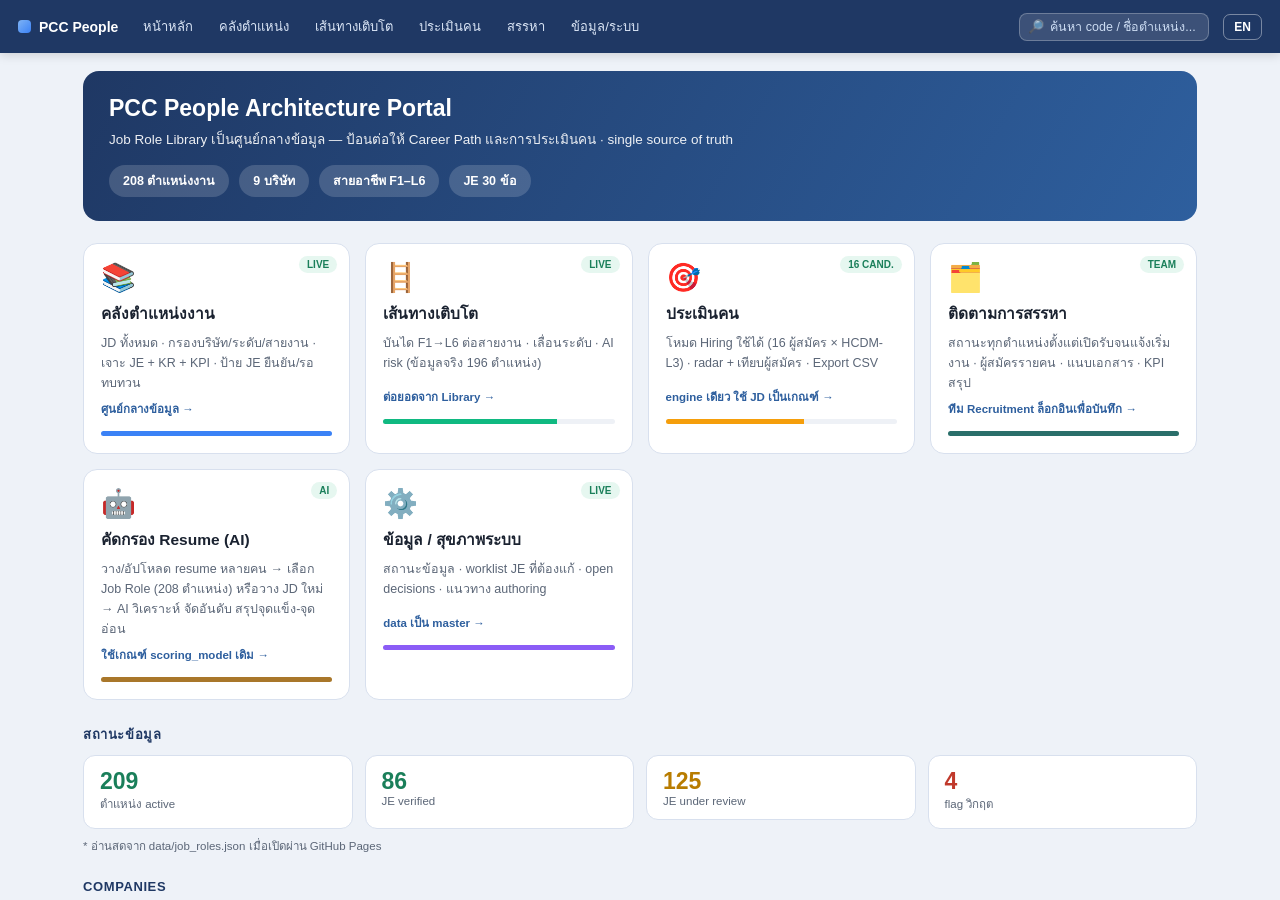
<file: index.html>
<!DOCTYPE html>
<html lang="th">
<head>
<meta charset="UTF-8">
<title>PCC People Architecture Portal</title>
<meta http-equiv="refresh" content="0; url=apps/index.html">
<link rel="canonical" href="apps/index.html">
</head>
<body style="font-family:'Segoe UI',sans-serif;padding:40px;text-align:center">
  กำลังเข้าสู่ <a href="apps/index.html">PCC People Architecture Portal</a> …
</body>
</html>
</file>
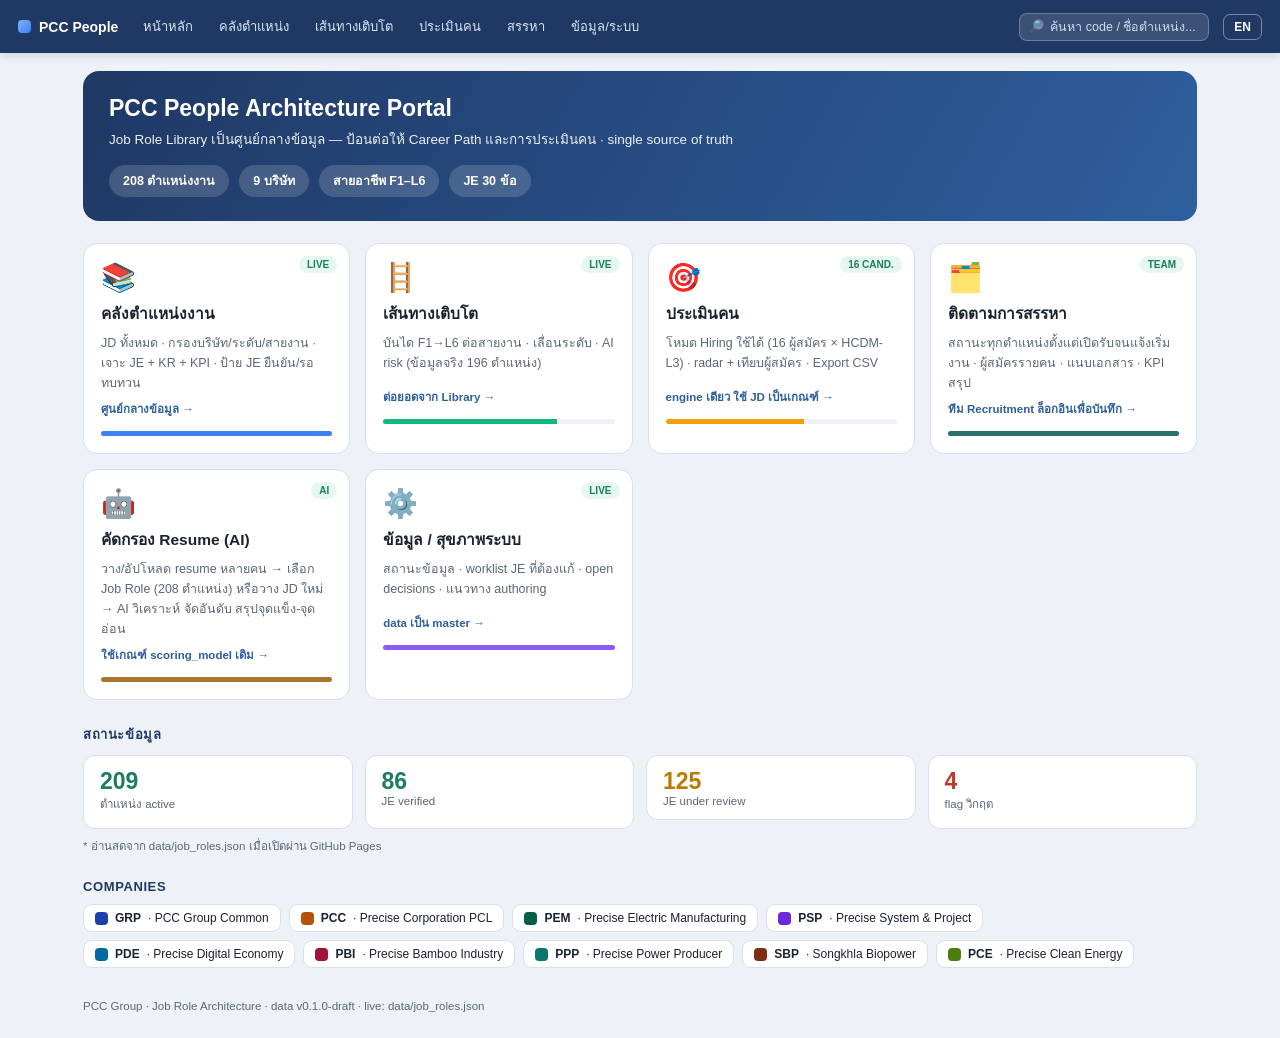
<file: apps/index.html>
<!DOCTYPE html>
<html lang="th">
<head>
<meta charset="UTF-8"><meta name="viewport" content="width=device-width, initial-scale=1.0">
<title>PCC People Architecture Portal</title>
<link rel="stylesheet" href="shared.css">
<style>
  .hero{background:linear-gradient(120deg,var(--navy),var(--blue));color:#fff;border-radius:16px;padding:24px 26px;margin-bottom:22px}
  .hero h1{font-size:23px;font-weight:800;margin-bottom:6px}
  .hero p{opacity:.92;font-size:13.5px}
  .hchips{display:flex;gap:10px;flex-wrap:wrap;margin-top:15px}
  .hchips span{background:rgba(255,255,255,.16);border-radius:20px;padding:6px 14px;font-size:12.5px;font-weight:600}
  .mods{display:grid;grid-template-columns:repeat(auto-fit,minmax(225px,1fr));gap:15px}
  .card{background:var(--card);border:1.5px solid var(--border);border-radius:14px;padding:17px;text-decoration:none;color:inherit;display:flex;flex-direction:column;gap:7px;transition:.15s;position:relative}
  .card:hover{transform:translateY(-3px);box-shadow:var(--shadow);border-color:var(--blue)}
  .card .ic{font-size:28px}.card h3{font-size:15.5px;font-weight:800}
  .card .d{font-size:12.5px;color:var(--muted);min-height:48px}
  .card .meta{font-size:11.5px;color:var(--blue);font-weight:700}
  .badge{position:absolute;top:12px;right:12px;font-size:10px;font-weight:700;padding:3px 8px;border-radius:20px;background:#e6f7f0;color:var(--ok)}
  .bar2{width:100%;height:5px;border-radius:3px;background:#eef1f6;margin-top:6px;overflow:hidden}.bar2 i{display:block;height:100%}
  .st{font-size:13px;font-weight:800;color:var(--navy);margin:24px 0 10px;text-transform:uppercase;letter-spacing:.6px}
  .health{display:flex;gap:12px;flex-wrap:wrap}
  .h{background:var(--card);border:1.5px solid var(--border);border-radius:12px;padding:12px 16px;flex:1;min-width:130px}
  .h .n{font-size:23px;font-weight:800}.h .l{font-size:11.5px;color:var(--muted)}
  .h.ok .n{color:var(--ok)}.h.warn .n{color:var(--warn)}.h.crit .n{color:var(--crit)}
  .legend{display:flex;gap:8px;flex-wrap:wrap}
  .co{display:flex;align-items:center;gap:7px;background:var(--card);border:1.5px solid var(--border);border-radius:9px;padding:6px 11px;font-size:12px}
  .co .sw{width:13px;height:13px;border-radius:4px}
  .note{font-size:11.5px;color:var(--muted);margin-top:8px}
</style>
</head>
<body>
<div id="nav"></div>
<div class="wrap">
  <div class="hero">
    <h1 id="h-title"></h1><p id="h-sub"></p>
    <div class="hchips" id="hchips"></div>
  </div>
  <div class="mods" id="mods"></div>
  <div class="st" id="st-health"></div>
  <div class="health" id="health"></div>
  <div class="note" id="hnote"></div>
  <div class="st">Companies</div>
  <div class="legend" id="legend"></div>
</div>
<footer>PCC Group · Job Role Architecture · data v0.1.0-draft · <span id="src">static preview</span></footer>
<script src="shared.js"></script>
<script>
const th=PCC.lang()==='th';
const TX={
 title: th?'PCC People Architecture Portal':'PCC People Architecture Portal',
 sub: th?'Job Role Library เป็นศูนย์กลางข้อมูล — ป้อนต่อให้ Career Path และการประเมินคน · single source of truth'
        :'The Job Role Library is the data hub — feeding Career Paths and people evaluation · single source of truth',
 chips: th?['208 ตำแหน่งงาน','9 บริษัท','สายอาชีพ F1–L6','JE 30 ข้อ']:['208 Job Roles','9 Companies','F1–L6 Pipeline','JE 30-item'],
 health: th?'สถานะข้อมูล':'Data Health',
 cards:[
  ['library.html','📚','#3b82f6',100,'LIVE', th?'คลังตำแหน่งงาน':'Job Role Library', th?'JD ทั้งหมด · กรองบริษัท/ระดับ/สายงาน · เจาะ JE + KR + KPI · ป้าย JE ยืนยัน/รอทบทวน':'All JDs · filter by company/level/family · drill into JE + KR + KPI · verified/under-review badges', th?'ศูนย์กลางข้อมูล →':'data hub →'],
  ['career.html','🪜','#10b981',75,'LIVE', th?'เส้นทางเติบโต':'Career Path Explorer', th?'บันได F1→L6 ต่อสายงาน · เลื่อนระดับ · AI risk (ข้อมูลจริง 196 ตำแหน่ง)':'F1→L6 ladder per family · transitions · AI risk (real 196 roles)', th?'ต่อยอดจาก Library →':'built on Library →'],
  ['evaluate.html','🎯','#f59e0b',60,'16 CAND.', th?'ประเมินคน':'Evaluation', th?'โหมด Hiring ใช้ได้ (16 ผู้สมัคร × HCDM-L3) · radar + เทียบผู้สมัคร · Export CSV':'Hiring mode live (16 candidates × HCDM-L3) · radar + compare · CSV export', th?'engine เดียว ใช้ JD เป็นเกณฑ์ →':'one engine, JD as rubric →'],
  ['recruit.html','🗂️','#2a6f6a',100,'TEAM', th?'ติดตามการสรรหา':'Recruitment Control List', th?'สถานะทุกตำแหน่งตั้งแต่เปิดรับจนแจ้งเริ่มงาน · ผู้สมัครรายคน · แนบเอกสาร · KPI สรุป':'Every requisition from posting to start date · candidates · documents · KPI summary', th?'ทีม Recruitment ล็อกอินเพื่อบันทึก →':'recruitment team signs in to record →'],
  ['https://claude.ai/artifact/VyPe8ThfAxXZ5W9ZSzLfHy','🤖','#a9772a',100,'AI', th?'คัดกรอง Resume (AI)':'Resume Screening (AI)', th?'วาง/อัปโหลด resume หลายคน → เลือก Job Role (208 ตำแหน่ง) หรือวาง JD ใหม่ → AI วิเคราะห์ จัดอันดับ สรุปจุดแข็ง-จุดอ่อน':'Upload multiple resumes → pick a job role (208) or paste a new JD → AI screens, scores and ranks candidates', th?'ใช้เกณฑ์ scoring_model เดิม →':'uses the same scoring_model →'],
  ['admin.html','⚙️','#8b5cf6',100,'LIVE', th?'ข้อมูล / สุขภาพระบบ':'Admin / Data Health', th?'สถานะข้อมูล · worklist JE ที่ต้องแก้ · open decisions · แนวทาง authoring':'data status · JE worklist · open decisions · authoring guide', th?'data เป็น master →':'data is master →']
 ]
};
function boot(){
  PCC.nav('index');
  document.getElementById('h-title').textContent=TX.title;
  document.getElementById('h-sub').textContent=TX.sub;
  document.getElementById('hchips').innerHTML=TX.chips.map(c=>`<span>${c}</span>`).join('');
  document.getElementById('st-health').textContent=TX.health;
  document.getElementById('mods').innerHTML=TX.cards.map(([href,ic,col,pct,badge,t,d,m])=>
    `<a class="card" href="${href}"${/^https?:/.test(href)?' target="_blank" rel="noopener"':''}><span class="badge">${badge}</span><div class="ic">${ic}</div><h3>${t}</h3><div class="d">${d}</div><div class="meta">${m}</div><div class="bar2"><i style="width:${pct}%;background:${col}"></i></div></a>`).join('');
  document.getElementById('health').innerHTML=
    `<div class="h ok"><div class="n" id="h-active">—</div><div class="l">${th?'ตำแหน่ง active':'active roles'}</div></div>
     <div class="h ok"><div class="n" id="h-ver">—</div><div class="l">JE verified</div></div>
     <div class="h warn"><div class="n" id="h-rev">—</div><div class="l">JE under review</div></div>
     <div class="h crit"><div class="n" id="h-crit">—</div><div class="l">${th?'flag วิกฤต':'critical flags'}</div></div>`;
  document.getElementById('hnote').textContent=th?'* อ่านสดจาก data/job_roles.json เมื่อเปิดผ่าน GitHub Pages':'* live counts from data/job_roles.json when served via GitHub Pages';
  PCC.ref().then(ref=>{
    document.getElementById('legend').innerHTML=ref.companies.map(c=>`<div class="co"><span class="sw" style="background:${c.color}"></span><b>${c.code}</b> · ${c.name_en}</div>`).join('');
  }).catch(()=>{});
  fetch('../data/job_roles.json').then(r=>r.ok?r.json():null).then(d=>{
    if(!d||!d.roles)return;const R=d.roles,act=R.filter(r=>r.status==='active');
    document.getElementById('h-active').textContent=act.length;
    document.getElementById('h-ver').textContent=R.filter(r=>r.je_breakdown).length;
    document.getElementById('h-rev').textContent=R.filter(r=>!r.je_breakdown).length;
    document.getElementById('h-crit').textContent=R.filter(r=>(r.data_quality||[]).some(f=>f.severity==='critical')).length;
    document.getElementById('src').textContent='live: data/job_roles.json';
  }).catch(()=>{});
}
boot();
</script>
</body>
</html>
</file>
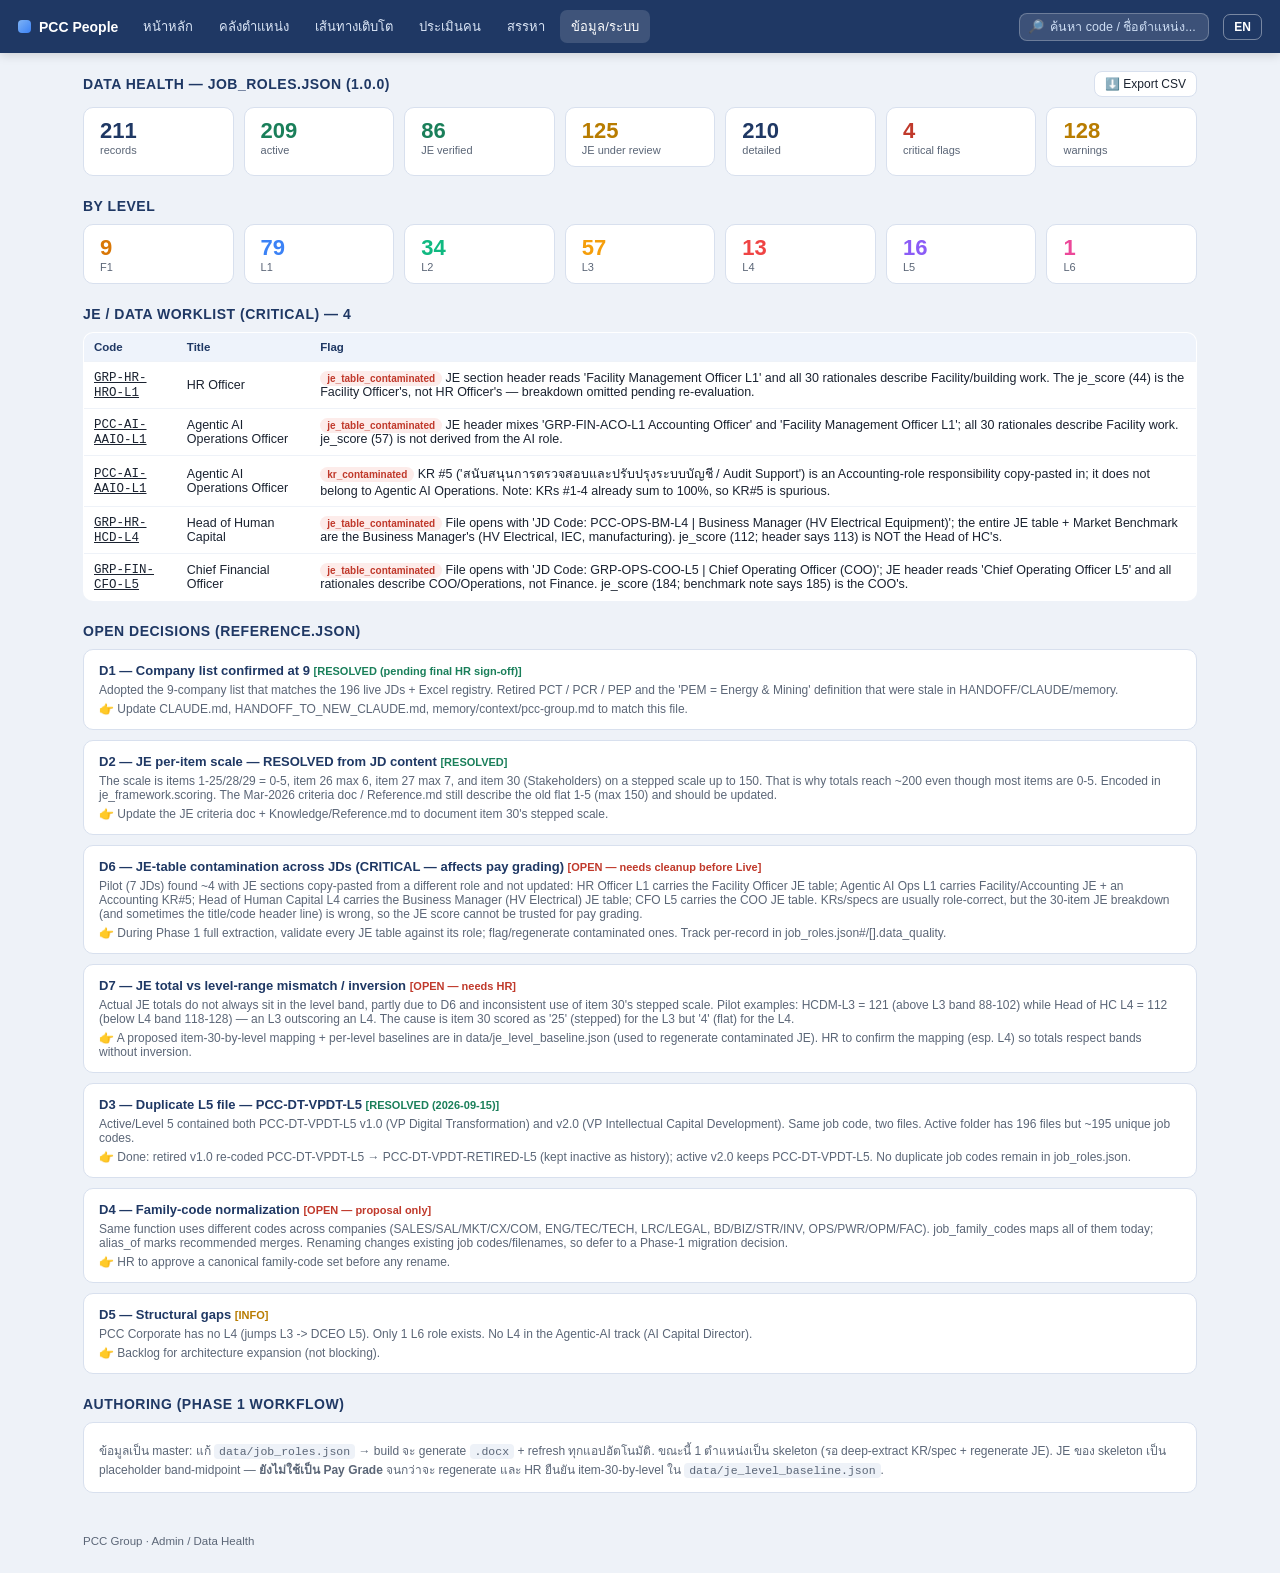
<file: apps/admin.html>
<!DOCTYPE html>
<html lang="th">
<head>
<meta charset="UTF-8"><meta name="viewport" content="width=device-width, initial-scale=1.0">
<title>Admin / Data Health — PCC People</title>
<link rel="stylesheet" href="shared.css">
<style>
  h2{font-size:14px;color:var(--navy);text-transform:uppercase;letter-spacing:.5px;margin:22px 0 10px}
  .kpis{display:flex;gap:10px;flex-wrap:wrap}
  .k{background:#fff;border:1.5px solid var(--border);border-radius:10px;padding:10px 16px;flex:1;min-width:96px}
  .k .n{font-size:22px;font-weight:800;color:var(--navy)}.k .l{font-size:11px;color:var(--muted)}
  .k.warn .n{color:var(--warn)}.k.crit .n{color:var(--crit)}.k.ok .n{color:var(--ok)}
  .tscroll{overflow-x:auto}
  .sev{font-size:10px;font-weight:700;padding:2px 7px;border-radius:10px}
  .sev.critical{background:#fdecea;color:var(--crit)}.sev.warning{background:#fff8e0;color:var(--warn)}.sev.info{background:#eef2f8;color:var(--muted)}
  .card{background:#fff;border:1.5px solid var(--border);border-radius:10px;padding:13px 15px;margin-bottom:10px}
  .card h3{font-size:13px;color:var(--navy)}.card .st{font-size:11px;font-weight:700}.card p{font-size:12px;color:var(--muted);margin-top:5px}
  code{background:#eef2f8;padding:1px 5px;border-radius:4px;font-size:11.5px}
</style>
</head>
<body>
<div id="nav"></div>
<div class="wrap" id="wrap"><div class="msg">…</div></div>
<footer>PCC Group · Admin / Data Health</footer>
<script src="shared.js"></script>
<script>
async function boot(){
  PCC.nav('admin');
  let REF,JR;
  try{REF=await PCC.ref();JR=await (await fetch('../data/job_roles.json')).json();}
  catch(e){document.getElementById('wrap').innerHTML=PCC.needLiveMsg();return;}
  const R=JR.roles, act=R.filter(r=>r.status==='active');
  const det=R.filter(r=>r.detail_level!=='skeleton').length;
  const crit=R.filter(r=>(r.data_quality||[]).some(f=>f.severity==='critical'));
  const warn=R.filter(r=>(r.data_quality||[]).some(f=>f.severity==='warning')&&!(r.data_quality||[]).some(f=>f.severity==='critical'));
  const verified=R.filter(r=>r.je_breakdown).length;
  let h=`<div class="row"><h2 style="margin:0">Data Health — job_roles.json (${JR._meta.version||''})</h2><span class="spacer"></span><button class="btn sm" onclick="exp()">⬇️ ${PCC.t('exportcsv')}</button></div>
  <div class="kpis" style="margin-top:10px">
   <div class="k"><div class="n">${R.length}</div><div class="l">records</div></div>
   <div class="k ok"><div class="n">${act.length}</div><div class="l">active</div></div>
   <div class="k ok"><div class="n">${verified}</div><div class="l">JE verified</div></div>
   <div class="k warn"><div class="n">${R.length-verified}</div><div class="l">JE under review</div></div>
   <div class="k"><div class="n">${det}</div><div class="l">detailed</div></div>
   <div class="k crit"><div class="n">${crit.length}</div><div class="l">critical flags</div></div>
   <div class="k warn"><div class="n">${warn.length}</div><div class="l">warnings</div></div>
  </div>`;
  const lv={};act.forEach(r=>lv[r.level]=(lv[r.level]||0)+1);
  h+='<h2>By Level</h2><div class="kpis">'+PCC.LEVELS.map(l=>`<div class="k"><div class="n" style="color:${PCC.LC[l]}">${lv[l]||0}</div><div class="l">${l}</div></div>`).join('')+'</div>';
  h+='<h2>JE / Data worklist (critical) — '+crit.length+'</h2>';
  if(crit.length){h+='<div class="tscroll"><table><thead><tr><th>Code</th><th>Title</th><th>Flag</th></tr></thead><tbody>';
    crit.forEach(r=>{(r.data_quality||[]).filter(f=>f.severity==='critical').forEach(f=>{
      h+=`<tr><td><a class="mono" href="library.html?role=${encodeURIComponent(r.code)}">${r.code}</a></td><td>${PCC.esc(r.title_en||'')}</td><td><span class="sev critical">${f.code}</span> ${PCC.esc(f.message)}</td></tr>`;});});
    h+='</tbody></table></div>';}else h+='<p class="muted" style="font-size:12px">— ยังไม่พบ (เพิ่มขึ้นเมื่อ deep-extract ครบ)</p>';
  h+='<h2>Open Decisions (reference.json)</h2>';
  (REF.open_decisions||[]).forEach(d=>{
    const c=d.status.startsWith('RESOLVED')?'var(--ok)':d.status.startsWith('OPEN')?'var(--crit)':'var(--warn)';
    h+=`<div class="card"><h3>${d.id} — ${PCC.esc(d.title)} <span class="st" style="color:${c}">[${d.status}]</span></h3><p>${PCC.esc(d.detail)}</p><p>👉 ${PCC.esc(d.action||'')}</p></div>`;
  });
  h+=`<h2>Authoring (Phase 1 workflow)</h2><div class="card"><p>ข้อมูลเป็น master: แก้ <code>data/job_roles.json</code> → build จะ generate <code>.docx</code> + refresh ทุกแอปอัตโนมัติ. ขณะนี้ ${R.length-det} ตำแหน่งเป็น skeleton (รอ deep-extract KR/spec + regenerate JE). JE ของ skeleton เป็น placeholder band-midpoint — <b>ยังไม่ใช้เป็น Pay Grade</b> จนกว่าจะ regenerate และ HR ยืนยัน item-30-by-level ใน <code>data/je_level_baseline.json</code>.</p></div>`;
  document.getElementById('wrap').innerHTML=h;
  window._crit=crit;
}
function exp(){
  const rows=[['code','title','severity','flag_code','message']];
  (window._crit||[]).forEach(r=>(r.data_quality||[]).forEach(f=>rows.push([r.code,r.title_en,f.severity,f.code,f.message])));
  PCC.exportCSV('data_worklist.csv',rows);
}
boot();
</script>
</body>
</html>
</file>
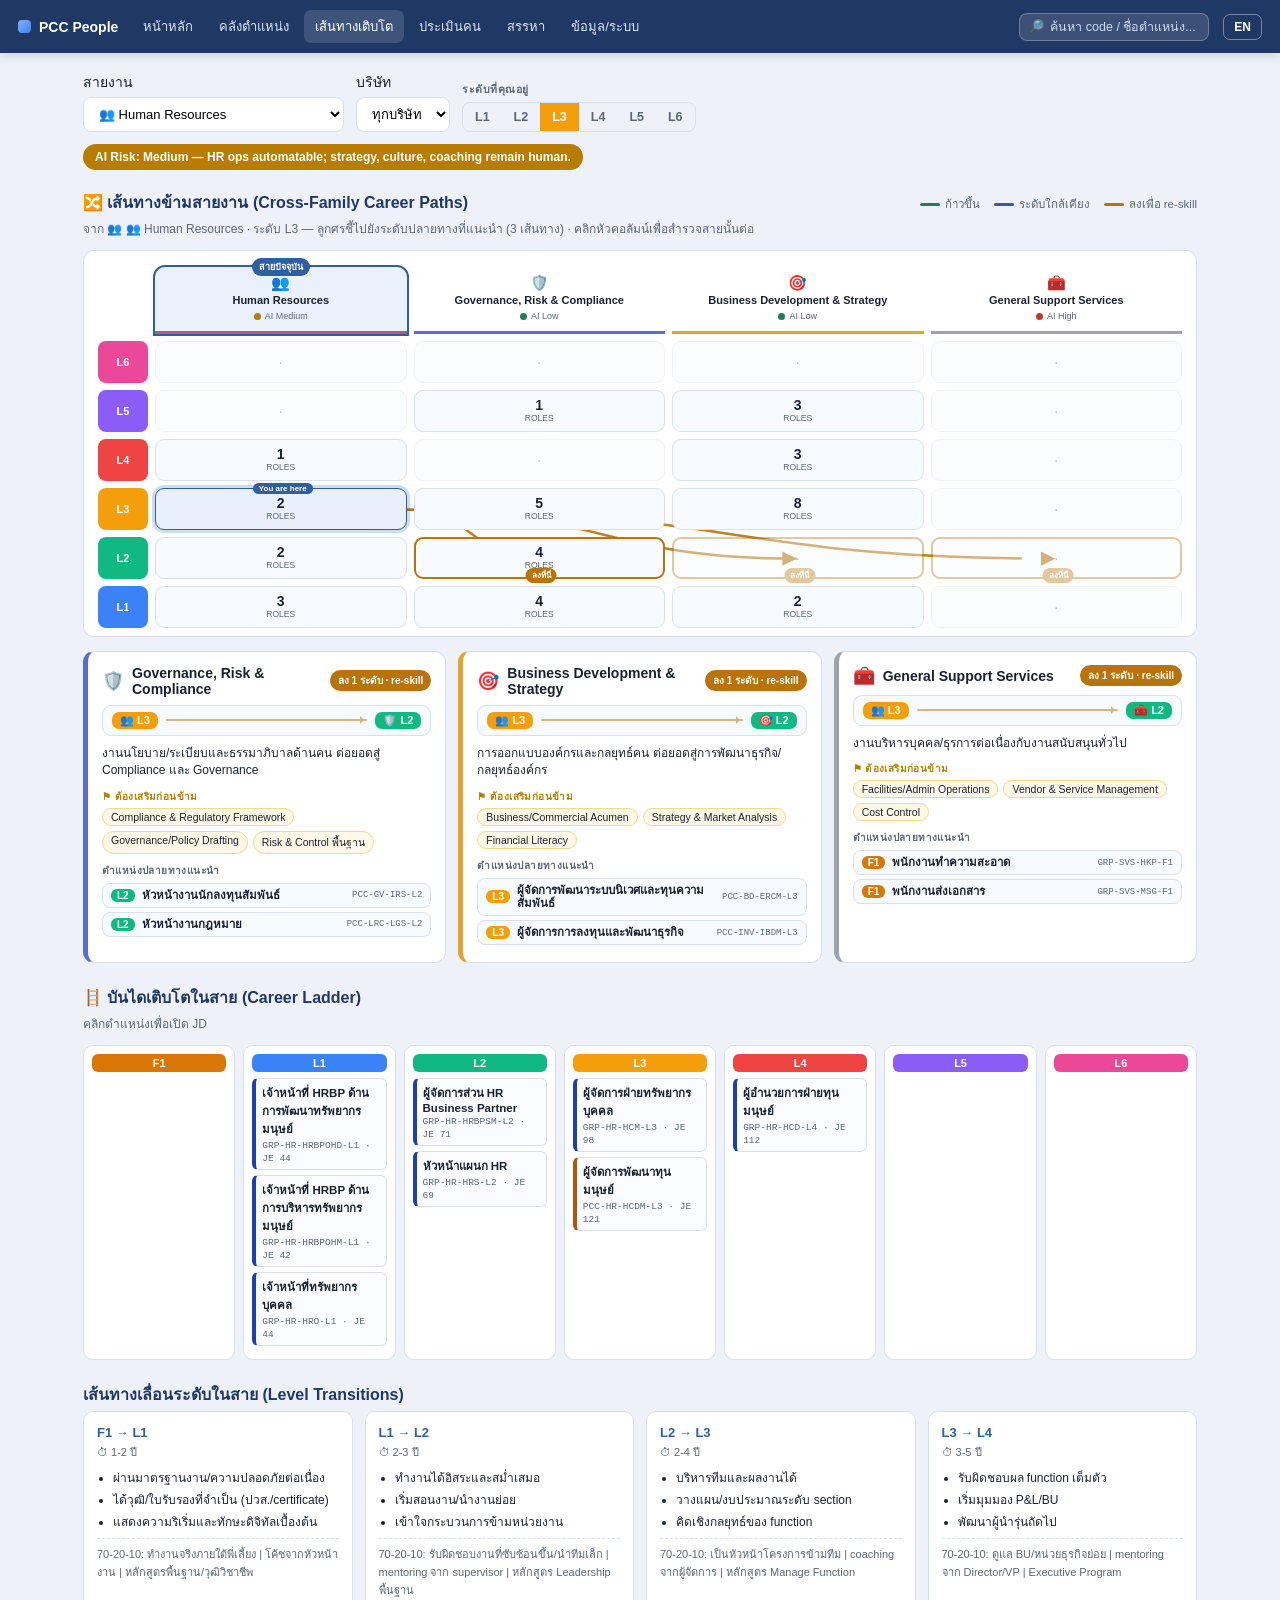
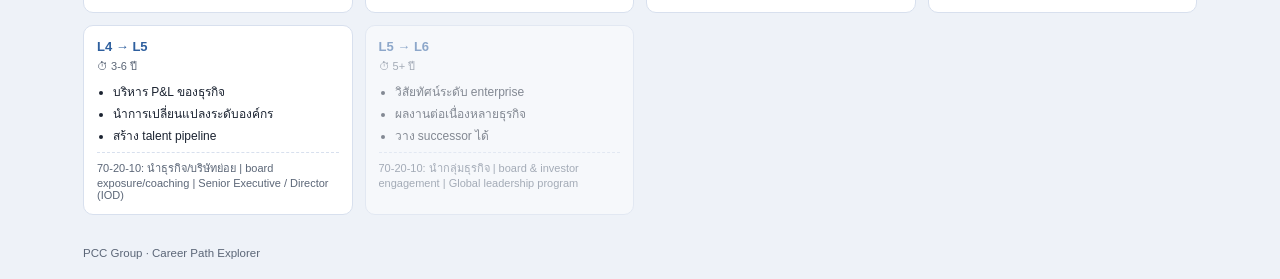
<file: apps/career.html>
<!DOCTYPE html>
<html lang="th">
<head>
<meta charset="UTF-8"><meta name="viewport" content="width=device-width, initial-scale=1.0">
<title>Career Path — PCC People</title>
<link rel="stylesheet" href="shared.css">
<style>
  .ctrl{display:flex;gap:12px;align-items:flex-end;flex-wrap:wrap;margin-bottom:14px}
  .fld{display:flex;flex-direction:column;gap:4px}
  .fld label{font-size:10.5px;font-weight:700;text-transform:uppercase;letter-spacing:.05em;color:var(--muted)}
  .risk{font-size:12px;font-weight:700;padding:6px 12px;border-radius:16px;color:#fff;align-self:center}
  .seg{display:inline-flex;background:#eef2f8;border:1.5px solid var(--border);border-radius:8px;overflow:hidden}
  .seg button{border:0;background:none;color:var(--muted);font:inherit;font-size:12.5px;font-weight:800;padding:7px 12px;cursor:pointer}
  .seg button[aria-pressed="true"]{color:#fff}
  h2{font-size:16px;color:var(--navy);margin:22px 0 4px}
  .sub{font-size:12px;color:var(--muted);margin:0 0 12px}
  .legend2{display:flex;gap:14px;flex-wrap:wrap;font-size:11.5px;color:var(--muted);align-items:center;margin-left:auto}
  .legend2 .sw{width:20px;height:3px;border-radius:2px;display:inline-block;margin-right:5px;vertical-align:middle}
  /* lattice board */
  .board{position:relative;background:var(--card);border:1.5px solid var(--border);border-radius:11px;padding:16px 14px 8px;overflow-x:auto}
  .grid{display:grid;gap:7px;position:relative;z-index:2;min-width:600px}
  .colh{padding:7px 6px 8px;border-radius:10px 10px 0 0;text-align:center;position:relative}
  .colh .fi{font-size:15px}.colh .fn{font-size:11px;font-weight:700;margin-top:2px;line-height:1.15}
  .colh .rk{font-size:9px;margin-top:3px;color:var(--muted);display:inline-flex;align-items:center;gap:4px}
  .colh.home{outline:2px solid var(--blue);background:#eaf1fb}
  .colh.home::after{content:"สายปัจจุบัน";position:absolute;top:-9px;left:50%;transform:translateX(-50%);background:var(--blue);color:#fff;font-size:9px;font-weight:800;padding:2px 7px;border-radius:20px;white-space:nowrap}
  .colh.tgt{cursor:pointer}.colh.tgt:hover{background:#f3f8ff}
  .lvl-cell{font-size:11px;font-weight:800;color:#fff;border-radius:8px;display:flex;align-items:center;justify-content:center;padding:0 6px}
  .cell{background:#f7fafe;border:1.4px solid var(--border);border-radius:9px;min-height:42px;display:flex;flex-direction:column;align-items:center;justify-content:center;gap:1px;padding:4px;position:relative}
  .cell .n{font-size:14px;font-weight:800;line-height:1}.cell .k{font-size:8.5px;color:var(--muted);text-transform:uppercase}
  .cell.empty{opacity:.4}.cell.empty .n{color:var(--muted);font-weight:500}
  .cell.here{border-color:var(--blue);background:#e7f0fc;box-shadow:0 0 0 3px rgba(46,95,158,.22)}
  .cell.here .tag{position:absolute;top:-8px;left:50%;transform:translateX(-50%);background:var(--blue);color:#fff;font-size:8px;font-weight:800;padding:1px 6px;border-radius:20px;white-space:nowrap}
  .cell.land{border-width:2px}
  .cell.land .tag{position:absolute;bottom:-8px;left:50%;transform:translateX(-50%);color:#fff;font-size:8px;font-weight:800;padding:1px 6px;border-radius:20px;white-space:nowrap}
  .arrows{position:absolute;inset:0;z-index:1;pointer-events:none;overflow:visible}
  /* destination cards */
  .cards{display:grid;grid-template-columns:repeat(auto-fill,minmax(290px,1fr));gap:12px}
  .dcard{background:var(--card);border:1.5px solid var(--border);border-left:5px solid #888;border-radius:11px;padding:13px 14px}
  .dcard .r1{display:flex;align-items:center;gap:8px;margin-bottom:8px}
  .dcard .fic{font-size:18px}.dcard .ft{font-weight:800;font-size:14px;line-height:1.15}
  .dcard .move{margin-left:auto;font-size:10px;font-weight:800;padding:3px 8px;border-radius:20px;color:#fff;white-space:nowrap}
  .flow{display:flex;align-items:center;gap:8px;background:#f7fafe;border:1px solid var(--border);border-radius:9px;padding:6px 9px;margin-bottom:9px;font-size:12px}
  .flow .lv{font-size:11px;font-weight:800;color:#fff;padding:2px 8px;border-radius:7px;white-space:nowrap}
  .flow .ar{flex:1;height:2px;background:currentColor;position:relative;border-radius:2px;opacity:.5}
  .flow .ar::after{content:"";position:absolute;right:-1px;top:-3px;border:4px solid transparent;border-left-color:currentColor}
  .why2{font-size:12px;color:var(--text);margin-bottom:9px;line-height:1.45}
  .gaplabel{font-size:10px;font-weight:800;text-transform:uppercase;letter-spacing:.04em;color:var(--warn);margin-bottom:4px}
  .chips{display:flex;flex-wrap:wrap;gap:5px;margin-bottom:9px}
  .chip2{font-size:10.5px;background:#fff8e6;color:var(--text);border:1px solid #f0d98c;border-radius:20px;padding:2px 8px}
  .exlabel{font-size:10px;font-weight:800;text-transform:uppercase;letter-spacing:.04em;color:var(--muted);margin:2px 0 5px}
  .ex{display:flex;align-items:center;gap:7px;background:#f7fafe;border:1px solid var(--border);border-radius:8px;padding:5px 8px;margin-bottom:4px;text-decoration:none;color:inherit}
  .ex:hover{background:#eef5ff;border-color:var(--blue)}
  .ex .exl{font-size:10px;font-weight:800;color:#fff;padding:1px 6px;border-radius:6px}
  .ex .ext{font-size:11.5px;font-weight:600;flex:1;line-height:1.15}.ex .exc{font-size:9px;color:var(--muted)}
  /* in-family ladder */
  .ladder{display:grid;grid-template-columns:repeat(7,minmax(120px,1fr));gap:8px;overflow-x:auto}
  .col{background:#fff;border:1.5px solid var(--border);border-radius:10px;padding:8px;min-height:70px}
  .col h4{font-size:11px;text-align:center;color:#fff;border-radius:6px;padding:3px;margin-bottom:6px}
  .role{font-size:11px;border:1.2px solid var(--border);border-left-width:4px;border-radius:6px;padding:5px 6px;margin-bottom:5px;background:#fafcff;cursor:pointer}
  .role:hover{background:#eef5ff;border-color:var(--blue)}
  .role b{display:block;font-size:11.5px}.role span{color:var(--muted);font-size:9.5px}
  .trans{display:grid;grid-template-columns:repeat(auto-fit,minmax(250px,1fr));gap:12px}
  .tc{background:#fff;border:1.5px solid var(--border);border-radius:10px;padding:13px}
  .tc h3{font-size:13px;color:var(--blue)}.tc .tl{font-size:11px;color:var(--muted);margin:3px 0 7px}
  .tc li{font-size:12px;margin-left:16px;margin-bottom:3px}.tc .mix{font-size:11px;color:var(--muted);margin-top:7px;border-top:1px dashed var(--border);padding-top:6px}
  @media (prefers-reduced-motion:no-preference){
    .arrows path{stroke-dasharray:620;stroke-dashoffset:620;animation:draw .6s ease forwards}
    @keyframes draw{to{stroke-dashoffset:0}}
  }
</style>
</head>
<body>
<div id="nav"></div>
<div class="wrap">
  <div class="ctrl">
    <label class="fld" id="l-fam"><span></span><select id="fam"></select></label>
    <label class="fld" id="l-co"><span></span><select id="co"></select></label>
    <div class="fld"><label id="l-lvl"></label><div class="seg" id="lvlSeg"></div></div>
    <span class="risk" id="risk"></span>
  </div>

  <div class="row" style="align-items:baseline"><h2 id="t-cross" style="margin-top:6px"></h2>
    <div class="legend2" id="legend"></div></div>
  <p class="sub" id="cross-sub"></p>
  <div class="board" id="board"><div class="grid" id="grid"></div><svg class="arrows" id="arrows"></svg></div>
  <div class="cards" id="cards" style="margin-top:14px"></div>

  <h2 id="t-ladder"></h2><p class="sub" id="ladder-sub"></p>
  <div class="ladder" id="ladder"></div>
  <h2 id="t-trans"></h2>
  <div class="trans" id="trans"></div>
</div>
<footer>PCC Group · Career Path Explorer</footer>
<script src="shared.js"></script>
<script>
const RC={Low:'#1a7f5a',Medium:'#b87c00',High:'#c0392b'};
const FAMCOLOR={fin:'#2f9e6f',hr:'#c2557a',scm:'#c67b1e',ops:'#6b7280',eng:'#3b7dd8',sal:'#d0533b',it:'#5b8def',dig:'#7c4dd1',pmo:'#0e9aa7',qse:'#2fa84f',rnd:'#0891b2',grc:'#5a6bd8',bds:'#e0a52e',exe:'#8b5cf6',gss:'#9ca3af'};
const LV6=['L1','L2','L3','L4','L5','L6'];
let REF,ROLES,OV,curLevel='L3';
const $=id=>document.getElementById(id);
const th=()=>PCC.lang()==='th';
const li=l=>LV6.indexOf(l);
function famName(id){return PCC.famName(id);}   // icon + EN name
function famIcon(id){const f=REF.consolidated_families.find(x=>x.id===id);return f?f.icon:'•';}
function countRoles(f,l){return ROLES.filter(r=>PCC.famId(r)===f&&r.level===l).length;}
function moveType(land){const d=li(land)-li(curLevel);
  if(d>=1)return{k:'up',label:(th()?'ก้าวขึ้น +':'up +')+d,col:'#1a7f5a'};
  if(d===0)return{k:'lat',label:th()?'ระดับใกล้เคียง':'lateral',col:'#2E5F9E'};
  return{k:'re',label:(th()?'ลง ':'down ')+(-d)+(th()?' ระดับ · re-skill':' · re-skill'),col:'#b8730a'};}
function exampleRoles(tf,co,land,n){
  const cand=ROLES.filter(r=>PCC.famId(r)===tf); if(!cand.length)return[];
  const coRank=r=>(co&&r.company===co)?0:(r.company==='GRP'?1:(r.company==='PCC'?2:3));
  const t=PCC.LEVELS.indexOf(land);
  return cand.slice().sort((a,b)=>Math.abs(PCC.LEVELS.indexOf(a.level)-t)-Math.abs(PCC.LEVELS.indexOf(b.level)-t)||coRank(a)-coRank(b)||((a.je_score||0)-(b.je_score||0))).slice(0,n||2);
}

async function boot(){
  PCC.nav('career');
  $('l-fam').firstChild.textContent=PCC.t('family');$('l-co').firstChild.textContent=PCC.t('company');
  $('l-lvl').textContent=th()?'ระดับที่คุณอยู่':'You are here';
  $('t-trans').textContent=th()?'เส้นทางเลื่อนระดับในสาย (Level Transitions)':'Level Transitions';
  $('t-cross').textContent=th()?'🔀 เส้นทางข้ามสายงาน (Cross-Family Career Paths)':'🔀 Cross-Family Career Paths';
  $('t-ladder').textContent=th()?'🪜 บันไดเติบโตในสาย (Career Ladder)':'🪜 Career Ladder (in-family)';
  $('ladder-sub').textContent=th()?'คลิกตำแหน่งเพื่อเปิด JD':'Click a role to open its JD';
  $('legend').innerHTML=['#1a7f5a|ก้าวขึ้น|Step-up','#2E5F9E|ระดับใกล้เคียง|Lateral','#b8730a|ลงเพื่อ re-skill|Re-skill entry']
    .map(x=>{const[c,tt,en]=x.split('|');return `<span><span class="sw" style="background:${c}"></span>${th()?tt:en}</span>`;}).join('');
  try{
    REF=await PCC.ref();
    ROLES=(await (await fetch('../data/job_roles.json')).json()).roles.filter(r=>r.status==='active');
    OV=await (await fetch('../data/career_overlay.json')).json();
  }catch(e){$('board').innerHTML=PCC.needLiveMsg();return;}
  REF.consolidated_families.filter(f=>(OV.bridges||{})[f.id]).forEach(f=>{const o=document.createElement('option');o.value=f.id;o.textContent=f.icon+' '+f.name_en;$('fam').appendChild(o);});
  const oc=document.createElement('option');oc.value='';oc.textContent=PCC.t('allco');$('co').appendChild(oc);
  REF.companies.forEach(c=>{const o=document.createElement('option');o.value=c.code;o.textContent=c.code;$('co').appendChild(o);});
  $('fam').value=PCC.qs('family')||'hr'; if(PCC.qs('company'))$('co').value=PCC.qs('company');
  LV6.forEach(l=>{const b=document.createElement('button');b.textContent=l;b.dataset.l=l;b.onclick=()=>{curLevel=l;render();};$('lvlSeg').appendChild(b);});
  $('fam').onchange=render;$('co').onchange=render;
  render();
}

function render(){
  const fam=$('fam').value,co=$('co').value;
  const ar=(OV.ai_risk||{})[fam];const rk=$('risk');
  if(ar){rk.style.background=RC[ar.label]||'#888';rk.textContent='AI Risk: '+ar.label+' — '+ar.reason;}else rk.textContent='';
  [...$('lvlSeg').children].forEach(b=>{const on=b.dataset.l===curLevel;b.setAttribute('aria-pressed',on);b.style.background=on?PCC.LC[curLevel]:'none';});
  renderCross(fam,co);
  renderLadder(fam,co);
  renderTrans(fam,co);
}

function renderCross(fam,co){
  const targets=((OV.bridges||{})[fam]||[]).filter(t=>t!==fam);
  const rat=(OV.bridge_rationale||{})[fam]||{};
  const cols=[fam,...targets];
  $('cross-sub').textContent=th()
    ? `จาก ${famIcon(fam)} ${PCC.famName(fam)} · ระดับ ${curLevel} — ลูกศรชี้ไปยังระดับปลายทางที่แนะนำ (${targets.length} เส้นทาง) · คลิกหัวคอลัมน์เพื่อสำรวจสายนั้นต่อ`
    : `From ${PCC.famName(fam)} at ${curLevel} — arrows point to the recommended landing level (${targets.length} paths). Click a column header to explore that family.`;
  const grid=$('grid');
  grid.style.gridTemplateColumns=`50px repeat(${cols.length},minmax(94px,1fr))`;
  let h='<div></div>';
  cols.forEach((c,i)=>{const home=i===0;
    h+=`<div class="colh ${home?'home':'tgt'}" ${home?'':`data-fam="${c}"`} style="border-bottom:3px solid ${FAMCOLOR[c]||'#888'}">
      <div class="fi">${famIcon(c)}</div><div class="fn">${(REF.consolidated_families.find(x=>x.id===c)||{}).name_en||c}</div>${riskDot(c)}</div>`;});
  [...LV6].reverse().forEach(l=>{
    h+=`<div class="lvl-cell" style="background:${PCC.LC[l]}">${l}</div>`;
    cols.forEach((c,i)=>{
      const n=countRoles(c,l), here=(i===0&&l===curLevel), land=(i>0&&!here&&rat[c]&&rat[c].land===l);
      let cls='cell'+(n?'':' empty')+(here?' here':'')+(land?' land':''),style='',tag='';
      if(here)tag='<span class="tag">You are here</span>';
      if(land){const mt=moveType(l);style=`border-color:${mt.col}`;tag=`<span class="tag" style="background:${mt.col}">${th()?'ลงที่นี่':'land'}</span>`;}
      h+=`<div class="${cls}" id="cell-${c}-${l}" style="${style}">${tag}<span class="n">${n||'·'}</span>${n?'<span class="k">roles</span>':''}</div>`;
    });
  });
  grid.innerHTML=h;
  grid.querySelectorAll('.colh.tgt').forEach(el=>el.onclick=()=>{$('fam').value=el.dataset.fam;render();});
  requestAnimationFrame(drawArrows);
  // destination cards
  const cards=$('cards');cards.innerHTML='';
  targets.forEach(t=>{
    const info=rat[t]||{},land=info.land||'L2',mt=moveType(land),ex=exampleRoles(t,co,land,2);
    const d=document.createElement('div');d.className='dcard';d.style.borderLeftColor=FAMCOLOR[t]||'#888';
    d.innerHTML=`<div class="r1"><span class="fic">${famIcon(t)}</span><span class="ft">${(REF.consolidated_families.find(x=>x.id===t)||{}).name_en||t}</span>
      <span class="move" style="background:${mt.col}">${mt.label}</span></div>
      <div class="flow" style="color:${mt.col}"><span class="lv" style="background:${PCC.LC[curLevel]}">${famIcon(fam)} ${curLevel}</span><span class="ar"></span><span class="lv" style="background:${PCC.LC[land]}">${famIcon(t)} ${land}</span></div>
      ${info.why?`<div class="why2">${PCC.esc(info.why)}</div>`:''}
      ${(info.gap||[]).length?`<div class="gaplabel">⚑ ${th()?'ต้องเสริมก่อนข้าม':'Build first'}</div><div class="chips">${info.gap.map(g=>`<span class="chip2">${PCC.esc(g)}</span>`).join('')}</div>`:''}
      <div class="exlabel">${th()?'ตำแหน่งปลายทางแนะนำ':'Example destination roles'}</div>
      ${ex.map(r=>`<a class="ex" href="library.html?role=${encodeURIComponent(r.code)}"><span class="exl" style="background:${PCC.LC[r.level]}">${r.level}</span><span class="ext">${PCC.esc(PCC.title(r))}</span><span class="exc mono">${r.code}</span></a>`).join('')||`<div class="ex"><span class="ext" style="color:var(--muted)">— ${th()?'ยังไม่มีตำแหน่ง':'no role yet'} —</span></div>`}`;
    cards.appendChild(d);
  });
}
function riskDot(f){const r=(OV.ai_risk||{})[f];if(!r)return'';const c=RC[r.label]||'#888';
  return `<div class="rk"><span style="width:7px;height:7px;border-radius:50%;background:${c};display:inline-block"></span>AI ${r.label}</div>`;}

function drawArrows(){
  const svg=$('arrows'),board=$('board'),br=board.getBoundingClientRect();
  svg.setAttribute('width',br.width);svg.setAttribute('height',br.height);
  const fam=$('fam').value,from=document.getElementById(`cell-${fam}-${curLevel}`);
  if(!from){svg.innerHTML='';return;}
  const fr=from.getBoundingClientRect(),fx=fr.right-br.left-3,fy=fr.top+fr.height/2-br.top;
  let s='';
  ((OV.bridges||{})[fam]||[]).filter(t=>t!==fam).forEach(t=>{
    const land=(OV.bridge_rationale||{})[fam]?.[t]?.land,to=document.getElementById(`cell-${t}-${land}`);if(!to)return;
    const tr=to.getBoundingClientRect(),tx=tr.left-br.left+tr.width/2,ty=tr.top+tr.height/2-br.top,mt=moveType(land),mx=(fx+tx)/2;
    s+=`<path d="M ${fx} ${fy} C ${mx} ${fy}, ${mx} ${ty}, ${tx-2} ${ty}" fill="none" stroke="${mt.col}" stroke-width="2.4" opacity=".9" marker-end="url(#ah-${mt.k})"/>`;
  });
  svg.innerHTML=`<defs>${[['up','#1a7f5a'],['lat','#2E5F9E'],['re','#b8730a']].map(([k,c])=>`<marker id="ah-${k}" markerWidth="9" markerHeight="9" refX="6" refY="3" orient="auto"><path d="M0,0 L6,3 L0,6 Z" fill="${c}"/></marker>`).join('')}</defs>`+s;
}

function renderLadder(fam,co){
  const rs=ROLES.filter(r=>PCC.famId(r)===fam&&(!co||r.company===co));
  const lad=$('ladder');lad.innerHTML='';
  PCC.LEVELS.forEach(l=>{
    const col=document.createElement('div');col.className='col';col.innerHTML=`<h4 style="background:${PCC.LC[l]}">${l}</h4>`;
    rs.filter(r=>r.level===l).forEach(r=>{
      const d=document.createElement('div');d.className='role';d.style.borderLeftColor=PCC.coColor(r.company);
      d.innerHTML=`<b>${PCC.title(r)}</b><span class="mono">${r.code} · JE ${r.je_score??'—'}</span>`;
      d.onclick=()=>location.href='library.html?role='+encodeURIComponent(r.code);col.appendChild(d);
    });
    lad.appendChild(col);
  });
}
function renderTrans(fam,co){
  const rs=ROLES.filter(r=>PCC.famId(r)===fam&&(!co||r.company===co));
  const present=PCC.LEVELS.filter(l=>rs.some(r=>r.level===l));
  const tr=$('trans');tr.innerHTML='';
  [['F1','L1'],['L1','L2'],['L2','L3'],['L3','L4'],['L4','L5'],['L5','L6']].forEach(([a,b])=>{
    const t=(OV.transitions||{})[a+'_'+b];if(!t)return;
    const card=document.createElement('div');card.className='tc';if(!(present.includes(a)||present.includes(b)))card.style.opacity=.5;
    let h=`<h3>${a} → ${b}</h3><div class="tl">⏱ ${t.readiness?.timeline||''}</div><ul>`;
    (t.readiness?.checklist||[]).forEach(c=>h+=`<li>${PCC.esc(c)}</li>`);h+='</ul>';
    if(t.learning_method)h+='<div class="mix">70-20-10: '+['70','20','10'].map(k=>(t.learning_method[k]||[]).join(', ')).filter(Boolean).join(' | ')+'</div>';
    card.innerHTML=h;tr.appendChild(card);
  });
}
window.addEventListener('resize',()=>requestAnimationFrame(drawArrows));
boot();
</script>
</body>
</html>
</file>
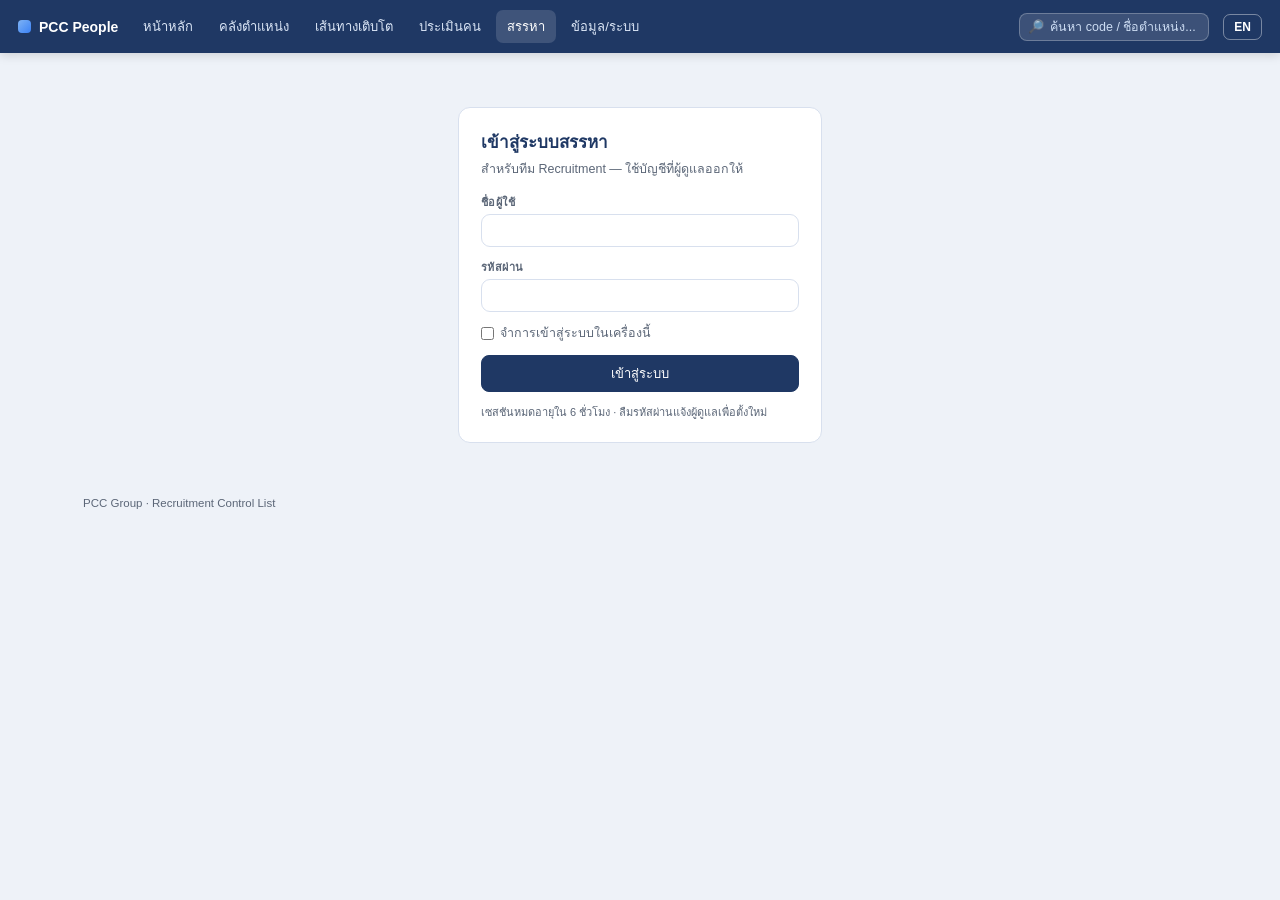
<file: apps/recruit.html>
<!DOCTYPE html>
<html lang="th">
<head>
<meta charset="UTF-8"><meta name="viewport" content="width=device-width, initial-scale=1.0">
<title>Recruitment — PCC People</title>
<link rel="stylesheet" href="shared.css">
<style>
  .login{max-width:400px;margin:36px auto}
  .card{background:#fff;border:1.5px solid var(--border);border-radius:12px;padding:20px 22px}
  .card h2{font-size:17px;color:var(--navy);margin-bottom:4px}
  .fld{margin-bottom:11px}
  .fld label{display:block;font-size:11px;font-weight:700;color:var(--muted);margin-bottom:3px;text-transform:uppercase;letter-spacing:.04em}
  .fld input,.fld select,.fld textarea{width:100%;font:inherit;font-size:13.5px;padding:8px 10px;border:1.5px solid var(--border);border-radius:9px;background:#fff}
  .fld textarea{min-height:60px;resize:vertical}
  .g2{display:grid;grid-template-columns:1fr 1fr;gap:10px}
  .msg{border-radius:9px;padding:9px 12px;font-size:12.5px;margin-top:10px}
  .msg.err{background:#fdeceb;border:1px solid var(--crit);color:var(--crit)}
  .msg.ok{background:#e6f7f0;border:1px solid var(--ok);color:var(--ok)}
  .msg.warn{background:#fdf3e2;border:1px solid var(--warn);color:var(--warn)}
  .kpis{display:grid;grid-template-columns:repeat(5,1fr);gap:10px;margin-bottom:12px}
  .k{background:#fff;border:1.5px solid var(--border);border-radius:10px;padding:11px 14px}
  .k .n{font-size:23px;font-weight:800}.k .l{font-size:11px;color:var(--muted);margin-top:3px;line-height:1.35}
  .k.good .n{color:var(--ok)}.k.mid .n{color:var(--warn)}.k.bad .n{color:var(--crit)}.k.nv .n{color:var(--navy)}
  .fbar{background:#fff;border:1.5px solid var(--border);border-radius:10px;padding:11px 13px;margin-bottom:12px;display:flex;gap:10px;flex-wrap:wrap;align-items:flex-end}
  .fbar .fld{margin-bottom:0}.fbar input,.fbar select{min-width:140px;width:auto}
  .tw{overflow-x:auto}
  .fun{display:flex;gap:3px;align-items:center}
  .fun i{display:block;width:16px;height:5px;border-radius:2px}
  .age{font-variant-numeric:tabular-nums;font-weight:700;white-space:nowrap}
  .age.ok{color:var(--ok)}.age.warn{color:var(--warn)}.age.crit{color:var(--crit)}
  .ov{position:fixed;inset:0;background:rgba(10,20,28,.45);display:none;z-index:50}
  .ov.show{display:block}
  .dw{position:fixed;top:0;right:0;bottom:0;width:min(560px,100%);background:#fff;z-index:51;display:none;flex-direction:column}
  .dw.show{display:flex}
  .dh{background:var(--navy);color:#fff;padding:14px 18px;display:flex;justify-content:space-between;gap:10px;align-items:flex-start}
  .dh h2{font-size:17px}.dh .dm{font-size:11.5px;opacity:.85;margin-top:2px}
  .hint{font-size:11px;color:var(--warn);margin-top:3px;min-height:14px}
  .xc{border:0;background:none;color:inherit;font-size:21px;cursor:pointer;line-height:1}
  .db{padding:16px 18px;overflow-y:auto;flex:1}
  .sec{margin-top:16px}.sec h3{font-size:11px;text-transform:uppercase;letter-spacing:.06em;color:#a8762b;font-weight:700;margin-bottom:7px}
  .kv{display:grid;grid-template-columns:116px 1fr;gap:8px;font-size:12.5px;padding:5px 0;border-top:1px solid #eef1f6}
  .kv:first-of-type{border-top:0}.kv span{color:var(--muted)}
  .cnd{border:1.5px solid var(--border);border-left:3px solid var(--sc);border-radius:9px;padding:9px 11px;margin-bottom:7px;background:#fafbfd}
  .steps{display:flex;gap:4px;flex-wrap:wrap;margin-top:7px}
  .stp{border:1.5px solid var(--border);background:#fff;border-radius:7px;padding:4px 8px;font-size:11px;cursor:pointer;color:var(--muted)}
  .stp.cur{background:var(--sc);border-color:var(--sc);color:#fff;font-weight:700}
  .files{display:grid;gap:5px;margin-top:6px}
  .file{display:flex;align-items:center;gap:7px;background:#fff;border:1.5px solid var(--border);border-radius:7px;padding:6px 9px;font-size:11.5px}
  .file a{color:var(--navy);font-weight:700;text-decoration:none;overflow:hidden;text-overflow:ellipsis;white-space:nowrap}
  .file .fs{color:var(--muted);margin-left:auto;white-space:nowrap}
  .drop{border:1.5px dashed var(--border);border-radius:8px;padding:10px;text-align:center;color:var(--muted);font-size:11.5px;cursor:pointer;background:#fff}
  .drop:hover{border-color:#a8762b;color:#a8762b}
  .panel{background:#fff;border:1.5px solid var(--border);border-radius:11px;padding:14px 16px}
  .grid2{display:grid;grid-template-columns:1fr 1fr;gap:12px}
  .fnrow{display:grid;grid-template-columns:130px 1fr 74px;gap:9px;align-items:center;font-size:12.5px;margin-bottom:7px}
  .fnb{height:18px;background:#eef1f6;border-radius:5px;overflow:hidden}.fnb i{display:block;height:100%}
  .mini{width:100%;font-size:12px}.mini th,.mini td{padding:6px 8px}
  @media(max-width:860px){.kpis{grid-template-columns:1fr 1fr}.grid2,.g2{grid-template-columns:1fr}}
</style>
</head>
<body>
<div id="nav"></div>

<!-- ===== LOGIN ===== -->
<div class="wrap login" id="loginView">
  <div class="card">
    <h2>เข้าสู่ระบบสรรหา</h2>
    <p class="muted" style="font-size:12.5px;margin-bottom:14px">สำหรับทีม Recruitment — ใช้บัญชีที่ผู้ดูแลออกให้</p>
    <form id="loginForm" autocomplete="on">
      <div class="fld"><label for="u">ชื่อผู้ใช้</label><input id="u" name="username" autocomplete="username" required></div>
      <div class="fld"><label for="p">รหัสผ่าน</label><input id="p" name="password" type="password" autocomplete="current-password" required></div>
      <label style="display:flex;align-items:center;gap:6px;font-size:12.5px;color:var(--muted);margin-bottom:12px">
        <input type="checkbox" id="remember" style="width:auto"> จำการเข้าสู่ระบบในเครื่องนี้</label>
      <button class="btn" type="submit" id="go" style="width:100%;background:var(--navy);color:#fff;border-color:var(--navy)">เข้าสู่ระบบ</button>
    </form>
    <div id="loginMsg"></div>
    <div class="muted" style="font-size:11px;margin-top:12px;line-height:1.6">
      เซสชันหมดอายุใน 6 ชั่วโมง · ลืมรหัสผ่านแจ้งผู้ดูแลเพื่อตั้งใหม่
    </div>
  </div>
</div>

<!-- ===== APP ===== -->
<div class="wrap" id="appView" hidden>
  <div class="row no-print" style="margin-bottom:10px">
    <div class="seg" style="display:inline-flex;border:1.5px solid var(--border);border-radius:8px;overflow:hidden">
      <button class="btn sm" id="tabList" style="border:0;border-radius:0">รายการสรรหา</button>
      <button class="btn sm" id="tabKpi" style="border:0;border-radius:0">KPI สรุป</button>
    </div>
    <span class="spacer"></span>
    <span class="muted" id="who" style="font-size:12px"></span>
    <button class="btn sm" id="newReq">+ เปิดตำแหน่งใหม่</button>
    <button class="btn sm" id="logout">ออกจากระบบ</button>
  </div>

  <div id="viewList">
    <div class="kpis" id="listKpis"></div>
    <div class="fbar no-print">
      <div class="fld"><label>ค้นหา</label><input type="search" id="q" placeholder="ตำแหน่ง / หน่วยงาน / ผู้สมัคร"></div>
      <div class="fld"><label>บริษัท</label><select id="fCo"><option value="">ทุกบริษัท</option></select></div>
      <div class="fld"><label>สถานะ</label><select id="fStatus">
        <option value="open">กำลังสรรหา</option><option value="">ทุกสถานะ</option>
        <option value="pending_ec">รออนุมัติ EC</option>
        <option value="filled">ปิดแล้ว</option><option value="hold">พักไว้</option><option value="cancelled">ยกเลิก</option></select></div>
      <label style="display:flex;align-items:center;gap:5px;font-size:12.5px;color:var(--muted)">
        <input type="checkbox" id="fLate" style="width:auto"> เฉพาะที่เกินกำหนด</label>
      <span class="spacer"></span>
      <span class="muted" id="cnt" style="font-size:12px"></span>
      <button class="btn sm" id="exp">⬇️ CSV</button>
      <button class="btn sm" id="refresh">↻</button>
    </div>
    <div class="tw" id="tableWrap"></div>
  </div>

  <div id="viewKpi" hidden>
    <div class="fbar no-print">
      <div class="fld"><label>ช่วงเวลา</label><select id="kPeriod">
        <option value="90">90 วัน</option><option value="180">180 วัน</option>
        <option value="365" selected>12 เดือน</option><option value="0">ทั้งหมด</option></select></div>
      <div class="fld"><label>บริษัท</label><select id="kCo"><option value="">ทุกบริษัท</option></select></div>
      <div class="fld"><label>ผู้รับผิดชอบ</label><select id="kRec"><option value="">ทุกคน</option></select></div>
      <span class="spacer"></span><span class="muted" id="kNote" style="font-size:12px"></span>
    </div>
    <div class="kpis" id="kpiTop"></div>
    <div class="grid2">
      <div class="panel"><h3 style="font-size:13px;margin-bottom:10px">Funnel — ผู้สมัครที่ผ่านแต่ละขั้น</h3>
        <div id="kFunnel"></div><div class="muted" id="kConv" style="font-size:11.5px"></div></div>
      <div class="panel"><h3 style="font-size:13px;margin-bottom:10px">ค้างในแต่ละสถานะ (เทียบ SLA)</h3><div id="kSla"></div></div>
      <div class="panel"><h3 style="font-size:13px;margin-bottom:10px">แหล่งที่มาผู้สมัคร</h3><div id="kSource"></div></div>
      <div class="panel"><h3 style="font-size:13px;margin-bottom:10px">เหตุผลที่ไม่ผ่าน</h3><div id="kReject"></div></div>
      <div class="panel" style="grid-column:1/-1"><h3 style="font-size:13px;margin-bottom:10px">แนวโน้มรายเดือน</h3><div id="kTrend"></div></div>
    </div>
  </div>
  <div id="pageMsg"></div>
</div>

<div class="ov" id="ov"></div>
<aside class="dw" id="dw"><div id="dBody" style="display:flex;flex-direction:column;flex:1;min-height:0"></div></aside>
<footer>PCC Group · Recruitment Control List</footer>

<script src="shared.js"></script>
<script>
const CS=[{k:"submitted",n:"ส่งใบสมัครให้หน่วยงาน",c:"#2f6fae",sla:5},
          {k:"interview", n:"รอสัมภาษณ์",          c:"#2a8080",sla:7},
          {k:"confirmed", n:"หน่วยงานคอนเฟิม",      c:"#b1822a",sla:5},
          {k:"onboard",   n:"แจ้งเริ่มงาน",          c:"#2f7a52",sla:3}];
const CX=[{k:"rejected",n:"ไม่ผ่าน",c:"#9c5a4a"},{k:"declined",n:"ปฏิเสธ Offer",c:"#7b5aa0"}];
const ALLC=CS.concat(CX), CM=Object.fromEntries(ALLC.map(s=>[s.k,s]));
const RS={pending_ec:"รออนุมัติ EC",open:"กำลังสรรหา",filled:"ปิดแล้ว",hold:"พักไว้",cancelled:"ยกเลิก"};
const SOURCES=["เว็บหางาน","ใบสมัครตรง","Agency","พนักงานแนะนำ","Headhunt","LinkedIn","อื่น ๆ"];
const REJECTS=["คุณสมบัติไม่ตรง","ประสบการณ์ไม่พอ","เงินเดือนไม่ตรงกัน","หน่วยงานไม่เลือก","ถอนตัว","ติดต่อไม่ได้","อื่น ๆ"];

const $=id=>document.getElementById(id);
const esc=s=>PCC.esc(String(s==null?"":s));
const today=()=>new Date().toISOString().slice(0,10);
const days=(a,b)=>{if(!a)return 0;const x=new Date(a+"T00:00:00"),y=b?new Date(b+"T00:00:00"):new Date();
  return Math.max(0,Math.round((y-x)/864e5));};
let API="",SID="",ME=null,REQS=[],CANDS=[],HIST=[],ROLES=[],COMPANIES={},OPEN=null,TAB="list";
const S={q:"",co:"",status:"open",late:false};

/* ---------- transport: text/plain keeps the request "simple" (no CORS preflight) ---------- */
async function api(action,payload){
  if(!API)throw new Error("ยังไม่ได้ตั้งค่าปลายทาง API (data/recruit_config.json)");
  const res=await fetch(API,{method:"POST",redirect:"follow",
    headers:{"Content-Type":"text/plain;charset=utf-8"},
    body:JSON.stringify({action,session:SID,payload:payload||{}})});
  if(!res.ok)throw new Error("เชื่อมต่อไม่สำเร็จ ("+res.status+")");
  const txt=await res.text();
  let j;
  try{ j=JSON.parse(txt); }
  catch(_){
    throw new Error(/<(!doctype|html)/i.test(txt)
      ? "\u0e1b\u0e25\u0e32\u0e22\u0e17\u0e32\u0e07\u0e15\u0e2d\u0e1a\u0e01\u0e25\u0e31\u0e1a\u0e40\u0e1b\u0e47\u0e19\u0e2b\u0e19\u0e49\u0e32\u0e40\u0e27\u0e47\u0e1a \u0e44\u0e21\u0e48\u0e43\u0e0a\u0e48 API \u2014 \u0e2a\u0e48\u0e27\u0e19\u0e43\u0e2b\u0e21\u0e48\u0e40\u0e01\u0e34\u0e14\u0e08\u0e32\u0e01 URL \u0e1c\u0e34\u0e14 \u0e2b\u0e23\u0e37\u0e2d deploy \u0e44\u0e21\u0e48\u0e44\u0e14\u0e49\u0e15\u0e31\u0e49\u0e07 Who has access \u0e40\u0e1b\u0e47\u0e19 Anyone"
      : "\u0e04\u0e33\u0e15\u0e2d\u0e1a\u0e08\u0e32\u0e01\u0e2b\u0e25\u0e31\u0e07\u0e1a\u0e49\u0e32\u0e19\u0e2d\u0e48\u0e32\u0e19\u0e44\u0e21\u0e48\u0e2d\u0e2d\u0e01");
  }
  if(!j.ok)throw new Error(j.error||"ผิดพลาด");
  return j.data;
}
const isAuthErr=e=>/UNAUTHENTICATED/.test(String(e&&e.message||e));
function msg(el,kind,t){$(el).innerHTML=t?'<div class="msg '+kind+'">'+esc(t)+"</div>":"";}
function fail(e){ if(isAuthErr(e))signOut("เซสชันหมดอายุ กรุณาเข้าสู่ระบบใหม่"); else msg("pageMsg","err",e&&e.message||e); }

/* ---------- session ---------- */
function store(k,v,persist){try{(persist?localStorage:sessionStorage).setItem(k,v);}catch(e){}}
function load(k){try{return sessionStorage.getItem(k)||localStorage.getItem(k)||"";}catch(e){return "";}}
function signOut(note){
  if(SID)api("logout").catch(()=>{});
  SID="";ME=null;
  try{sessionStorage.removeItem("pcc-rsid");localStorage.removeItem("pcc-rsid");}catch(e){}
  $("appView").hidden=true;$("loginView").hidden=false;
  msg("loginMsg",note?"warn":"",note||"");
}

/* The deployment URL is https://script.google.com/macros/s/<id>/exec .
   The usual mistake is copying the editor address instead, which serves a web
   page, so login would fail with an unreadable parse error. Say so here. */
function apiUrlProblem(u){
  if(!u) return "";
  if(/\/home\/projects\//.test(u))
    return "URL \u0e17\u0e35\u0e48\u0e43\u0e2a\u0e48\u0e40\u0e1b\u0e47\u0e19\u0e02\u0e2d\u0e07\u0e2b\u0e19\u0e49\u0e32 editor \u0e44\u0e21\u0e48\u0e43\u0e0a\u0e48\u0e1b\u0e25\u0e32\u0e22\u0e17\u0e32\u0e07 web app \u2014 \u0e40\u0e2d\u0e32\u0e08\u0e32\u0e01 Deploy \u2192 Manage deployments \u2192 Web app URL \u0e0b\u0e36\u0e48\u0e07\u0e02\u0e36\u0e49\u0e19\u0e15\u0e49\u0e19\u0e14\u0e49\u0e27\u0e22 .../macros/s/AKfycb.../exec";
  if(/\/dev$/.test(u))
    return "URL \u0e19\u0e35\u0e49\u0e25\u0e07\u0e17\u0e49\u0e32\u0e22 /dev \u0e0b\u0e36\u0e48\u0e07\u0e40\u0e1b\u0e34\u0e14\u0e44\u0e14\u0e49\u0e40\u0e09\u0e1e\u0e32\u0e30\u0e40\u0e08\u0e49\u0e32\u0e02\u0e2d\u0e07\u0e2a\u0e01\u0e23\u0e34\u0e1b\u0e15\u0e4c \u2014 \u0e43\u0e0a\u0e49 URL \u0e17\u0e35\u0e48\u0e25\u0e07\u0e17\u0e49\u0e32\u0e22 /exec \u0e41\u0e17\u0e19";
  if(!/^https:\/\/script\.google\.com\/(a\/macros\/[^/]+|macros)\/s\/[\w-]+\/exec$/.test(u))
    return "\u0e23\u0e39\u0e1b\u0e41\u0e1a\u0e1a URL \u0e44\u0e21\u0e48\u0e16\u0e39\u0e01\u0e15\u0e49\u0e2d\u0e07 \u2014 \u0e15\u0e49\u0e2d\u0e07\u0e40\u0e1b\u0e47\u0e19 https://script.google.com/macros/s/<id>/exec";
  return "";
}
async function boot(){
  PCC.nav("recruit");
  try{ API=(await (await fetch("../data/recruit_config.json?v="+Date.now(),{cache:"no-store"})).json()).api_url||""; }
  catch(e){ API=""; }
  if(!API){ msg("loginMsg","warn","ยังไม่ได้เชื่อมต่อระบบหลังบ้าน — ผู้ดูแลต้องใส่ URL ของ Apps Script ใน data/recruit_config.json"); }
  else { const bad=apiUrlProblem(API); if(bad){ API=""; msg("loginMsg","err",bad); } }
  SID=load("pcc-rsid");
  if(SID){ try{ await start(); return; }catch(e){ SID=""; } }
  $("loginView").hidden=false;
}
$("loginForm").addEventListener("submit",async e=>{
  e.preventDefault();
  const u=$("u").value.trim(),p=$("p").value;
  if(!u||!p)return msg("loginMsg","err","กรอกชื่อผู้ใช้และรหัสผ่าน");
  $("go").disabled=true; msg("loginMsg","","กำลังตรวจสอบ…");
  try{
    const r=await api("login",{username:u,password:p});
    SID=r.session; ME=r.user;
    store("pcc-rsid",SID,$("remember").checked);
    $("p").value=""; msg("loginMsg","",""); await start();
  }catch(err){ msg("loginMsg","err",err&&err.message||err); }
  $("go").disabled=false;
});
$("logout").onclick=()=>signOut("ออกจากระบบแล้ว");

async function start(){
  const d=await api("roles");
  ROLES=d.roles||[]; COMPANIES=Object.fromEntries((d.companies||[]).map(c=>[c.c,c.n]));
  $("fCo").length=1;$("kCo").length=1;
  (d.companies||[]).forEach(c=>{$("fCo").add(new Option(c.n,c.c));$("kCo").add(new Option(c.n,c.c));});
  $("loginView").hidden=true;$("appView").hidden=false;
  await refresh();
}
async function refresh(){
  try{
    const d=await api("getAll");
    REQS=d.reqs||[];CANDS=d.cands||[];HIST=d.hist||[];
    ME=ME||{name:d.me};
    $("who").textContent=(ME&&ME.name||d.me)+" · "+REQS.length+" ตำแหน่ง · "+CANDS.length+" ผู้สมัคร";
    const recs=[...new Set(REQS.map(r=>r.recruiter).filter(Boolean))].sort();
    $("kRec").innerHTML='<option value="">ทุกคน</option>'+recs.map(r=>"<option>"+esc(r)+"</option>").join("");
    msg("pageMsg","","");renderList(); if(TAB==="kpi")renderKpi();
  }catch(e){ fail(e); }
}
$("refresh").onclick=refresh;

/* ---------- derived ---------- */
const coName=r=>COMPANIES[r.company]||r.company||"";
const coOpts=sel=>'<option value=""></option>'+Object.keys(COMPANIES).map(c=>'<option value="'+esc(c)+'"'+(c===sel?" selected":"")+">"+esc(c+" · "+COMPANIES[c])+"</option>").join("");
const candsOf=id=>CANDS.filter(c=>c.req_id===id);
const activeC=c=>c.stage!=="rejected"&&c.stage!=="declined";
const reached=cid=>{const s=new Set(HIST.filter(h=>h.entity==="cand"&&h.entity_id===cid).map(h=>h.to_stage));
  const c=CANDS.find(x=>x.cand_id===cid); if(c)s.add(c.stage); return s;};
const reqLate=r=>candsOf(r.req_id).some(c=>{const st=CM[c.stage];return activeC(c)&&st&&st.sla&&days(c.stage_since)>st.sla;});
const reqAge=r=>days(r.opened_at);
function onboardDate(id){
  return candsOf(id).filter(c=>c.stage==="onboard").map(c=>{
    const h=HIST.filter(x=>x.entity==="cand"&&x.entity_id===c.cand_id&&x.to_stage==="onboard").map(x=>x.at).sort()[0];
    return h||c.stage_since;}).filter(Boolean).sort()[0]||"";
}
function filtered(){
  const q=S.q.trim().toLowerCase();
  return REQS.filter(r=>{
    if(S.status&&r.status!==S.status)return false;
    if(S.co&&r.company!==S.co)return false;
    if(S.late&&!reqLate(r))return false;
    if(q){const n=candsOf(r.req_id).map(c=>c.name).join(" ");
      if(![r.role_title,r.role_title_th,r.dept,r.ref,r.recruiter,n].join(" ").toLowerCase().includes(q))return false;}
    return true;
  }).sort((a,b)=>(reqLate(b)-reqLate(a))||(reqAge(b)-reqAge(a)));
}

/* ---------- list ---------- */
function renderList(){
  const open=REQS.filter(r=>r.status==="open");
  $("listKpis").innerHTML=
   '<div class="k nv"><div class="n">'+open.length+'</div><div class="l">ตำแหน่งกำลังสรรหา</div></div>'+
   '<div class="k bad"><div class="n">'+open.filter(reqLate).length+'</div><div class="l">มีผู้สมัครค้างเกิน SLA</div></div>'+
   '<div class="k"><div class="n">'+CANDS.filter(activeC).length+'</div><div class="l">ผู้สมัครที่ยังดำเนินการ</div></div>'+
   '<div class="k mid"><div class="n">'+CANDS.filter(c=>c.stage==="interview").length+'</div><div class="l">รอสัมภาษณ์</div></div>'+
   '<div class="k good"><div class="n">'+CANDS.filter(c=>c.stage==="onboard").length+'</div><div class="l">แจ้งเริ่มงานแล้ว</div></div>';
  const list=filtered();
  $("cnt").textContent="แสดง "+list.length+" จาก "+REQS.length;
  if(!list.length){$("tableWrap").innerHTML='<div class="msg">'+
    (REQS.length?"ไม่มีรายการตรงกับตัวกรอง":"ยังไม่มีตำแหน่ง — กด “+ เปิดตำแหน่งใหม่”")+"</div>";return;}
  $("tableWrap").innerHTML="<table><thead><tr><th>ตำแหน่ง</th><th>หน่วยงาน</th><th>อัตรา</th><th>ผู้สมัคร</th>"+
    "<th>Funnel</th><th>เปิดรับมาแล้ว</th><th>สถานะ</th></tr></thead><tbody>"+
    list.map(r=>{const cs=candsOf(r.req_id),a=reqAge(r),L=reqLate(r);
      const got=CS.map(s=>cs.filter(c=>reached(c.cand_id).has(s.k)).length);
      return '<tr style="cursor:pointer" data-id="'+esc(r.req_id)+'">'+
        "<td><b>"+esc(r.role_title||"—")+'</b><div class="muted" style="font-size:11px">'+esc(r.ref||"")+" · "+esc(r.role_code||"")+"</div></td>"+
        "<td>"+esc(r.dept||"—")+'<div class="muted" style="font-size:11px">'+esc(coName(r))+"</div></td>"+
        "<td>"+(r.headcount||1)+"</td>"+
        "<td>"+cs.filter(activeC).length+'<div class="muted" style="font-size:11px">ทั้งหมด '+cs.length+"</div></td>"+
        '<td><div class="fun">'+CS.map((s,i)=>'<i style="background:'+(got[i]?s.c:"#dde3ea")+'" title="'+esc(s.n)+": "+got[i]+'"></i>').join("")+
          '</div><div class="muted" style="font-size:11px">'+got.join(" › ")+"</div></td>"+
        '<td><span class="age '+(L?"crit":a>45?"warn":"ok")+'">'+a+" วัน"+(L?" ⚠":"")+"</span></td>"+
        '<td><span class="pill '+(r.status==="open"?"":r.status==="filled"?"ok":"")+'">'+esc(RS[r.status]||r.status)+"</span></td></tr>";
    }).join("")+"</tbody></table>";
  $("tableWrap").querySelectorAll("tr[data-id]").forEach(tr=>tr.onclick=()=>openReq(tr.dataset.id));
}
["q","fCo","fStatus","fLate"].forEach(id=>$(id).addEventListener("input",e=>{
  S[{q:"q",fCo:"co",fStatus:"status",fLate:"late"}[id]]=id==="fLate"?e.target.checked:e.target.value;renderList();}));
$("tabList").onclick=()=>{TAB="list";$("viewList").hidden=false;$("viewKpi").hidden=true;};
$("tabKpi").onclick=()=>{TAB="kpi";$("viewList").hidden=true;$("viewKpi").hidden=false;renderKpi();};
["kPeriod","kCo","kRec"].forEach(id=>$(id).addEventListener("change",renderKpi));

/* ---------- KPI ---------- */
function renderKpi(){
  const d=+$("kPeriod").value||0,co=$("kCo").value,rec=$("kRec").value;
  const cut=d?new Date(Date.now()-d*864e5).toISOString().slice(0,10):"";
  const reqs=REQS.filter(r=>(!cut||(r.opened_at||"")>=cut)&&(!co||r.company===co)&&(!rec||r.recruiter===rec));
  const ids=new Set(reqs.map(r=>r.req_id)), cands=CANDS.filter(c=>ids.has(c.req_id));
  $("kNote").textContent=reqs.length+" ตำแหน่ง · "+cands.length+" ผู้สมัคร";
  const tf=reqs.filter(r=>r.status==="filled").map(r=>{const o=onboardDate(r.req_id);
    return o&&r.opened_at?days(r.opened_at,o):null;}).filter(v=>v!=null).sort((a,b)=>a-b);
  const avg=tf.length?Math.round(tf.reduce((a,b)=>a+b,0)/tf.length):0, med=tf.length?tf[Math.floor(tf.length/2)]:0;
  /* Only approved, live headcount belongs in the Fill Rate denominator: a
     requisition still waiting for EC approval has nothing to fill yet, and a
     cancelled one never will. */
  const appr=reqs.filter(r=>r.status!=="pending_ec"&&r.status!=="cancelled");
  const hcT=appr.reduce((n,r)=>n+(Number(r.headcount)||1),0), hcF=cands.filter(c=>c.stage==="onboard").length;
  const onb=cands.filter(c=>reached(c.cand_id).has("onboard")).length, dec=cands.filter(c=>c.stage==="declined").length;
  $("kpiTop").innerHTML=
   '<div class="k nv"><div class="n">'+avg+'</div><div class="l">Time to Fill เฉลี่ย (วัน)<br>มัธยฐาน '+med+"</div></div>"+
   '<div class="k good"><div class="n">'+(hcT?Math.round(hcF/hcT*100):0)+'%</div><div class="l">Fill Rate<br>'+hcF+"/"+hcT+" อัตรา</div></div>"+
   '<div class="k mid"><div class="n">'+((onb+dec)?Math.round(onb/(onb+dec)*100):0)+'%</div><div class="l">Offer Acceptance<br>รับ '+onb+" · ปฏิเสธ "+dec+"</div></div>"+
   '<div class="k"><div class="n">'+reqs.filter(r=>r.status==="open").length+'</div><div class="l">ยังเปิดรับอยู่</div></div>'+
   '<div class="k bad"><div class="n">'+reqs.filter(r=>r.status==="open"&&reqLate(r)).length+'</div><div class="l">มีผู้สมัครค้างเกิน SLA</div></div>';
  const f=CS.map(s=>({s,n:cands.filter(c=>reached(c.cand_id).has(s.k)).length})),mx=Math.max(1,...f.map(x=>x.n));
  $("kFunnel").innerHTML=f.map(x=>'<div class="fnrow"><span>'+esc(x.s.n)+'</span><span class="fnb">'+
    '<i style="width:'+Math.round(x.n/mx*100)+"%;background:"+x.s.c+'"></i></span><b style="text-align:right">'+x.n+"</b></div>").join("");
  const cv=(a,b)=>a?Math.round(b/a*100)+"%":"—";
  $("kConv").innerHTML="ส่ง→สัมภาษณ์ <b>"+cv(f[0].n,f[1].n)+"</b> · สัมภาษณ์→คอนเฟิม <b>"+cv(f[1].n,f[2].n)+
    "</b> · คอนเฟิม→เริ่มงาน <b>"+cv(f[2].n,f[3].n)+"</b>";
  $("kSla").innerHTML=CS.map(s=>{const inS=cands.filter(c=>c.stage===s.k);
    const late=inS.filter(c=>days(c.stage_since)>s.sla).length;
    const ad=inS.length?Math.round(inS.reduce((a,c)=>a+days(c.stage_since),0)/inS.length):0;
    const pct=inS.length?Math.round((inS.length-late)/inS.length*100):100;
    return '<div class="fnrow"><span>'+esc(s.n)+'</span><span class="fnb"><i style="width:'+pct+"%;background:"+
      (pct>=80?"#1a7f5a":pct>=50?"#b87c00":"#c0392b")+'"></i></span><b style="text-align:right;font-size:11.5px">'+
      pct+"% <span class='muted'>"+ad+"ว</span></b></div>";}).join("")+
    '<div class="muted" style="font-size:11px">แถบ = สัดส่วนที่ยังอยู่ใน SLA · ตัวเลขเล็ก = วันเฉลี่ยที่ค้าง</div>';
  const grp=(key,l)=>{const m={};l.forEach(c=>{const k=c[key]||"ไม่ระบุ";(m[k]=m[k]||[]).push(c);});return m;};
  const src=grp("source",cands);
  $("kSource").innerHTML=Object.keys(src).length?'<table class="mini"><thead><tr><th>แหล่งที่มา</th><th>ผู้สมัคร</th><th>เริ่มงาน</th><th>สำเร็จ</th></tr></thead><tbody>'+
    Object.entries(src).sort((a,b)=>b[1].length-a[1].length).map(([k,v])=>{const h=v.filter(c=>reached(c.cand_id).has("onboard")).length;
      return "<tr><td>"+esc(k)+"</td><td>"+v.length+"</td><td>"+h+"</td><td>"+(v.length?Math.round(h/v.length*100):0)+"%</td></tr>";}).join("")+
    "</tbody></table>":'<div class="muted">ยังไม่มีข้อมูล</div>';
  const rj=grp("reject_reason",cands.filter(c=>c.stage==="rejected"||c.stage==="declined"));
  const rt=Object.values(rj).reduce((n,x)=>n+x.length,0);
  $("kReject").innerHTML=rt?'<table class="mini"><thead><tr><th>เหตุผล</th><th>จำนวน</th><th>สัดส่วน</th></tr></thead><tbody>'+
    Object.entries(rj).sort((a,b)=>b[1].length-a[1].length).map(([k,v])=>
      "<tr><td>"+esc(k)+"</td><td>"+v.length+"</td><td>"+Math.round(v.length/rt*100)+"%</td></tr>").join("")+
    "</tbody></table>":'<div class="muted">ยังไม่มีข้อมูล</div>';
  const mo={};
  reqs.forEach(r=>{const m=(r.opened_at||"").slice(0,7);if(m){mo[m]=mo[m]||{o:0,f:0};mo[m].o++;}});
  reqs.filter(r=>r.status==="filled").forEach(r=>{const m=(onboardDate(r.req_id)||"").slice(0,7);
    if(m){mo[m]=mo[m]||{o:0,f:0};mo[m].f++;}});
  const ks=Object.keys(mo).sort().slice(-12),mo2=Math.max(1,...ks.map(k=>mo[k].o));
  $("kTrend").innerHTML=ks.length?'<table class="mini"><thead><tr><th>เดือน</th><th>เปิดรับ</th><th>ปิดได้</th><th></th></tr></thead><tbody>'+
    ks.map(k=>"<tr><td>"+k+"</td><td>"+mo[k].o+"</td><td>"+mo[k].f+'</td><td><span class="fnb" style="display:block">'+
      '<i style="width:'+Math.round(mo[k].o/mo2*100)+'%;background:#2E5F9E"></i></span></td></tr>').join("")+
    "</tbody></table>":'<div class="muted">ยังไม่มีข้อมูล</div>';
}

/* ---------- drawer ---------- */
function closeD(){OPEN=null;$("dw").classList.remove("show");$("ov").classList.remove("show");}
$("ov").onclick=closeD;
document.addEventListener("keydown",e=>{if(e.key==="Escape")closeD();});
function openDrawer(){$("dw").classList.add("show");$("ov").classList.add("show");}

function openReq(id){
  const r=REQS.find(x=>x.req_id===id); if(!r)return closeD();
  OPEN=id; const cs=candsOf(id);
  $("dBody").innerHTML='<div class="dh"><div><h2>'+esc(r.role_title||"—")+"</h2>"+
    '<div class="dm">'+esc(r.ref)+" · "+esc(r.role_code||"")+" · "+esc(coName(r))+"</div></div>"+
    '<button class="xc" id="dx">×</button></div><div class="db">'+
    '<div class="sec"><h3>รายละเอียดตำแหน่ง</h3>'+
      '<div class="kv"><span>หน่วยงาน</span><b>'+esc(r.dept||"—")+"</b></div>"+
      '<div class="kv"><span>ผู้บังคับบัญชา</span><b>'+esc(r.hiring_manager||"—")+"</b></div>"+
      '<div class="kv"><span>ผู้รับผิดชอบ</span><b>'+esc(r.recruiter||"—")+"</b></div>"+
      '<div class="kv"><span>อัตรา</span><b>'+(r.headcount||1)+"</b></div>"+
      '<div class="kv"><span>เปิดรับ</span><b>'+esc(r.opened_at||"—")+" ("+reqAge(r)+" วัน)</b></div>"+
      '<div class="kv"><span>เริ่มงานเป้าหมาย</span><b>'+esc(r.target_start||"—")+"</b></div>"+
      '<div style="display:flex;gap:6px;margin-top:10px;flex-wrap:wrap">'+
        Object.keys(RS).map(k=>'<button class="stp'+(k===r.status?" cur":"")+'" style="--sc:var(--navy)" data-st="'+k+'">'+esc(RS[k])+"</button>").join("")+
        '<button class="btn sm" id="rEdit">✎ แก้ไข</button><button class="btn sm" id="rDel">ลบ</button></div></div>'+
    '<div class="sec"><h3>เอกสารของตำแหน่ง</h3><div class="files" id="rFiles"></div>'+
      '<div class="drop" id="rDrop">แนบไฟล์ (ทุกชนิด รวม .docx/.xlsx) สูงสุด 5 MB<input type="file" id="rFile" multiple hidden></div></div>'+
    '<div class="sec"><h3>ผู้สมัคร ('+cs.length+')</h3><div id="cList"></div>'+
      '<button class="btn sm" id="cAdd" style="margin-top:8px">+ เพิ่มผู้สมัคร</button></div><div id="dMsg"></div></div>';
  $("dx").onclick=closeD;
  $("dBody").querySelectorAll("[data-st]").forEach(b=>b.onclick=async()=>{
    try{ await api("saveReq",{req:Object.assign({},r,{status:b.dataset.st})}); await refresh(); openReq(id); }catch(e){fail(e);}});
  $("rEdit").onclick=()=>reqForm(r);
  $("rDel").onclick=async()=>{ if(!confirm("ลบตำแหน่งนี้และผู้สมัครทั้งหมด?"))return;
    try{ await api("deleteReq",{req_id:id}); closeD(); await refresh(); }catch(e){fail(e);} };
  renderFiles(r.files||[],$("rFiles"),{req_id:id});
  $("rDrop").onclick=()=>$("rFile").click();
  $("rFile").onchange=e=>uploadAll(e.target.files,{req_id:id});
  renderCands(cs,r);
  $("cAdd").onclick=()=>candForm(null,r);
  openDrawer();
}
function renderCands(cs,r){
  $("cList").innerHTML=cs.length?cs.map(c=>{const st=CM[c.stage]||CS[0],a=days(c.stage_since),
    late=st.sla&&a>st.sla&&activeC(c);
    return '<div class="cnd" style="--sc:'+st.c+'"><div style="display:flex;gap:8px;align-items:flex-start">'+
      '<div style="flex:1"><b>'+esc(c.name)+'</b><div class="muted" style="font-size:11px">'+
      (c.source?esc(c.source)+" · ":"")+'<span class="age '+(late?"crit":"ok")+'">'+a+" วันในสถานะ"+(late?" ⚠":"")+"</span>"+
      (c.interview_at?" · สัมภาษณ์ "+esc(c.interview_at):"")+(c.offer_salary?" · Offer "+Number(c.offer_salary).toLocaleString("th-TH"):"")+
      (c.reject_reason?" · "+esc(c.reject_reason):"")+"</div></div>"+
      '<button class="btn sm" data-ce="'+esc(c.cand_id)+'">✎</button>'+
      '<button class="btn sm" data-cd="'+esc(c.cand_id)+'">ลบ</button></div>'+
      '<div class="steps">'+ALLC.map(s=>'<button class="stp'+(s.k===c.stage?" cur":"")+'" style="--sc:'+s.c+
        '" data-cs="'+esc(c.cand_id)+'" data-to="'+s.k+'">'+esc(s.n)+"</button>").join("")+"</div>"+
      '<div class="files" data-cf="'+esc(c.cand_id)+'"></div>'+
      '<div class="drop" data-cu="'+esc(c.cand_id)+'" style="margin-top:5px">แนบเอกสารผู้สมัคร</div></div>';
  }).join(""):'<div class="muted">ยังไม่มีผู้สมัคร</div>';
  cs.forEach(c=>renderFiles(c.files||[],$("cList").querySelector('[data-cf="'+c.cand_id+'"]'),{cand_id:c.cand_id}));
  $("cList").querySelectorAll("[data-to]").forEach(b=>b.onclick=async()=>{
    const c=CANDS.find(x=>x.cand_id===b.dataset.cs); if(!c)return;
    if((b.dataset.to==="rejected"||b.dataset.to==="declined")&&!c.reject_reason)return candForm(c,r,b.dataset.to);
    try{ await api("saveCand",{cand:Object.assign({},c,{stage:b.dataset.to})}); await refresh(); openReq(r.req_id); }catch(e){fail(e);}});
  $("cList").querySelectorAll("[data-ce]").forEach(b=>b.onclick=()=>candForm(CANDS.find(x=>x.cand_id===b.dataset.ce),r));
  $("cList").querySelectorAll("[data-cd]").forEach(b=>b.onclick=async()=>{
    if(!confirm("ลบผู้สมัครคนนี้?"))return;
    try{ await api("deleteCand",{cand_id:b.dataset.cd}); await refresh(); openReq(r.req_id); }catch(e){fail(e);}});
  $("cList").querySelectorAll("[data-cu]").forEach(d=>{
    const inp=document.createElement("input");inp.type="file";inp.multiple=true;inp.hidden=true;
    d.appendChild(inp); d.onclick=e=>{if(e.target!==inp)inp.click();};
    inp.onchange=e=>uploadAll(e.target.files,{cand_id:d.dataset.cu});});
}
function renderFiles(files,node,ctx){
  if(!node)return;
  node.innerHTML=files.length?files.map(f=>'<div class="file">📎 <a href="'+esc(f.url)+'" target="_blank" rel="noopener">'+
    esc(f.name)+'</a><span class="fs">'+Math.max(1,Math.round((f.size||0)/1024))+" KB</span>"+
    '<button class="xc" data-rmf="'+esc(f.id)+'" style="color:var(--muted);font-size:15px">×</button></div>').join("")
    :'<div class="muted" style="font-size:11.5px">ไม่มีเอกสาร</div>';
  node.querySelectorAll("[data-rmf]").forEach(b=>b.onclick=async ev=>{ev.stopPropagation();
    try{ await api("removeFile",Object.assign({file_id:b.dataset.rmf},ctx)); await refresh(); if(OPEN)openReq(OPEN); }catch(e){fail(e);}});
}
async function uploadAll(files,ctx){
  if(!files.length)return;
  msg("dMsg","","กำลังอัปโหลด…");
  const errs=[];
  for(const f of files){
    if(f.size>5*1024*1024){errs.push(f.name+" ใหญ่เกิน 5 MB");continue;}
    try{
      const b64=await new Promise((res,rej)=>{const rd=new FileReader();
        rd.onload=()=>res(rd.result.split(",")[1]);rd.onerror=()=>rej(new Error("อ่านไฟล์ไม่ได้"));rd.readAsDataURL(f);});
      await api("upload",Object.assign({name:f.name,mime:f.type||"application/octet-stream",data:b64},ctx));
    }catch(e){ errs.push(f.name+" — "+(e&&e.message||e)); }
  }
  msg("dMsg",errs.length?"err":"",errs.join(" · "));
  await refresh(); if(OPEN)openReq(OPEN);
}

/* ---------- forms ---------- */
function reqForm(r){
  const opts=ROLES.slice(0,500).map(x=>'<option value="'+esc(x.c)+'"'+(r&&r.role_code===x.c?" selected":"")+">"+esc(x.c+" · "+x.t)+"</option>").join("");
  $("dBody").innerHTML='<div class="dh"><div><h2>'+(r?"แก้ไขตำแหน่ง":"เปิดตำแหน่งใหม่")+'</h2></div><button class="xc" id="fx">×</button></div>'+
    '<div class="db"><div class="fld"><label>ตำแหน่งจากคลัง JD</label>'+
      '<input type="search" id="fq" placeholder="พิมพ์เพื่อกรอง…" style="margin-bottom:5px">'+
      '<select id="fRole" size="5">'+opts+"</select></div>"+
    '<div class="g2"><div class="fld"><label>บริษัทที่สรรหา</label><select id="fReqCo">'+coOpts(r?r.company:"")+'</select>'+
      '<div class="hint" id="fReqCoHint"></div></div>'+
      '<div class="fld"><label>จำนวนอัตรา</label><input type="number" id="fHead" min="1" value="'+(r?r.headcount||1:1)+'"></div></div>'+
    '<div class="fld"><label>หน่วยงาน</label><input id="fDept" value="'+esc(r?r.dept:"")+'"></div>'+
    '<div class="g2"><div class="fld"><label>ผู้บังคับบัญชา</label><input id="fMgr" value="'+esc(r?r.hiring_manager:"")+'"></div>'+
      '<div class="fld"><label>ผู้รับผิดชอบสรรหา</label><input id="fRec" value="'+esc(r?r.recruiter:(ME&&ME.name)||"")+'"></div></div>'+
    '<div class="g2"><div class="fld"><label>วันเปิดรับ</label><input type="date" id="fOpen" value="'+esc(r?r.opened_at:today())+'"></div>'+
      '<div class="fld"><label>เริ่มงานเป้าหมาย</label><input type="date" id="fStart" value="'+esc(r?r.target_start:"")+'"></div></div>'+
    '<div class="fld"><label>บันทึก</label><textarea id="fNote">'+esc(r?r.note:"")+"</textarea></div><div id=\"fMsg\"></div>"+
    '<div style="display:flex;gap:8px;margin-top:10px"><button class="btn sm" id="fSave" style="background:var(--navy);color:#fff;border-color:var(--navy)">บันทึก</button>'+
      '<button class="btn sm" id="fCancel">ยกเลิก</button></div></div>';
  $("fx").onclick=closeD; $("fCancel").onclick=()=>r?openReq(r.req_id):closeD();
  /* A JD is not tied to one company: a GRP role is common and gets recruited
     for an operating company. So the company is chosen here rather than read
     off the JD. It follows the JD's own company until someone picks one, which
     keeps the common case at zero clicks without ever assuming it. */
  let coTouched=!!(r&&r.company);
  const coHint=()=>{
    const role=ROLES.find(x=>x.c===$("fRole").value), co=$("fReqCo").value;
    $("fReqCoHint").textContent=(role&&co&&co!==role.co)
      ? "JD \u0e19\u0e35\u0e49\u0e2d\u0e22\u0e39\u0e48\u0e43\u0e15\u0e49 "+(COMPANIES[role.co]||role.co)+" \u00b7 \u0e2a\u0e23\u0e23\u0e2b\u0e32\u0e43\u0e2b\u0e49 "+(COMPANIES[co]||co) : "";
  };
  const coSync=()=>{ const role=ROLES.find(x=>x.c===$("fRole").value);
    if(role&&!coTouched)$("fReqCo").value=role.co; coHint(); };
  $("fReqCo").onchange=()=>{ coTouched=true; coHint(); };
  $("fRole").onchange=coSync; coSync();
  $("fq").oninput=e=>{const q=e.target.value.trim().toLowerCase();
    $("fRole").innerHTML=ROLES.filter(x=>!q||x.c.toLowerCase().includes(q)||x.t.toLowerCase().includes(q)||(x.th||"").includes(q))
      .slice(0,500).map(x=>'<option value="'+esc(x.c)+'">'+esc(x.c+" · "+x.t)+"</option>").join("");};
  $("fSave").onclick=async()=>{
    const role=ROLES.find(x=>x.c===$("fRole").value);
    if(!role)return msg("fMsg","err","กรุณาเลือกตำแหน่ง");
    if(!$("fReqCo").value)return msg("fMsg","err","\u0e01\u0e23\u0e38\u0e13\u0e32\u0e40\u0e25\u0e37\u0e2d\u0e01\u0e1a\u0e23\u0e34\u0e23\u0e17\u0e31\u0e17\u0e35\u0e48\u0e2a\u0e23\u0e23\u0e2b\u0e32");
    if(!$("fDept").value.trim())return msg("fMsg","err","กรุณากรอกหน่วยงาน");
    const req=Object.assign({},r||{},{role_code:role.c,role_title:role.t,role_title_th:role.th,
      company:$("fReqCo").value,level:role.l,dept:$("fDept").value.trim(),headcount:+$("fHead").value||1,
      hiring_manager:$("fMgr").value.trim(),recruiter:$("fRec").value.trim(),
      opened_at:$("fOpen").value||today(),target_start:$("fStart").value||"",note:$("fNote").value.trim()});
    $("fSave").disabled=true;
    try{ const id=await api("saveReq",{req}); await refresh(); openReq(id); }
    catch(e){ msg("fMsg","err",e&&e.message||e); $("fSave").disabled=false; }};
}
function candForm(c,r,force){
  const sel=(a,v)=>a.map(x=>"<option"+(x===v?" selected":"")+">"+esc(x)+"</option>").join("");
  $("dBody").innerHTML='<div class="dh"><div><h2>'+(c?"แก้ไขผู้สมัคร":"เพิ่มผู้สมัคร")+'</h2><div class="dm">'+esc(r.role_title)+
    '</div></div><button class="xc" id="fx">×</button></div><div class="db">'+
    '<div class="fld"><label>ชื่อผู้สมัคร</label><input id="cName" value="'+esc(c?c.name:"")+'"></div>'+
    '<div class="g2"><div class="fld"><label>แหล่งที่มา</label><select id="cSrc"><option value=""></option>'+sel(SOURCES,c&&c.source)+"</select></div>"+
      '<div class="fld"><label>วันที่ส่งใบสมัคร</label><input type="date" id="cApp" value="'+esc(c?c.applied_at:today())+'"></div></div>'+
    '<div class="g2"><div class="fld"><label>นัดสัมภาษณ์</label><input type="date" id="cInt" value="'+esc(c?c.interview_at:"")+'"></div>'+
      '<div class="fld"><label>ผู้สัมภาษณ์</label><input id="cItr" value="'+esc(c?c.interviewer:"")+'"></div></div>'+
    '<div class="g2"><div class="fld"><label>เงินเดือน Offer</label><input type="number" id="cSal" value="'+(c&&c.offer_salary||"")+'"></div>'+
      '<div class="fld"><label>เหตุผลที่ไม่ผ่าน</label><select id="cRej"><option value=""></option>'+sel(REJECTS,c&&c.reject_reason)+"</select></div></div>"+
    '<div class="fld"><label>บันทึก</label><textarea id="cNote">'+esc(c?c.note:"")+"</textarea></div><div id=\"fMsg\"></div>"+
    '<div style="display:flex;gap:8px;margin-top:10px"><button class="btn sm" id="cSave" style="background:var(--navy);color:#fff;border-color:var(--navy)">บันทึก</button>'+
      '<button class="btn sm" id="cCancel">ยกเลิก</button></div></div>';
  $("fx").onclick=closeD; $("cCancel").onclick=()=>openReq(r.req_id);
  if(force)msg("fMsg","warn",'เลือกเหตุผลก่อนเปลี่ยนเป็น “'+CM[force].n+"”");
  $("cSave").onclick=async()=>{
    if(!$("cName").value.trim())return msg("fMsg","err","กรุณากรอกชื่อผู้สมัคร");
    if(force&&!$("cRej").value)return msg("fMsg","err","กรุณาเลือกเหตุผล");
    const cand=Object.assign({},c||{},{req_id:r.req_id,name:$("cName").value.trim(),source:$("cSrc").value,
      applied_at:$("cApp").value||today(),interview_at:$("cInt").value||"",interviewer:$("cItr").value.trim(),
      offer_salary:$("cSal").value||"",reject_reason:$("cRej").value,note:$("cNote").value.trim()});
    if(force)cand.stage=force;
    $("cSave").disabled=true;
    try{ await api("saveCand",{cand}); await refresh(); openReq(r.req_id); }
    catch(e){ msg("fMsg","err",e&&e.message||e); $("cSave").disabled=false; }};
}
$("newReq").onclick=()=>{OPEN=null;reqForm(null);openDrawer();};

$("exp").onclick=()=>{
  const hdr=["Ref","Role Code","Role","Company","Dept","Headcount","Status","Opened","Days open","Target",
    "Recruiter","Candidate","Source","Stage","Days in stage","Interview","Offer","Reject reason"];
  const rows=[];
  filtered().forEach(r=>{const cs=candsOf(r.req_id);
    const base=[r.ref,r.role_code,r.role_title,coName(r),r.dept,r.headcount,RS[r.status],r.opened_at,reqAge(r),r.target_start,r.recruiter];
    if(!cs.length)rows.push(base.concat(["","","","","","",""]));
    cs.forEach(c=>rows.push(base.concat([c.name,c.source,(CM[c.stage]||{}).n||c.stage,days(c.stage_since),c.interview_at,c.offer_salary,c.reject_reason])));});
  PCC.exportCSV("recruitment_"+today()+".csv",[hdr,...rows]);
};
boot();
</script>
</body>
</html>
</file>
<file: apps/shared.css>
/* PCC People Architecture — shared styles */
:root{
  --navy:#1F3864;--blue:#2E5F9E;--bg:#eef2f8;--card:#fff;--text:#1a2230;--muted:#5b6677;
  --border:#d8e0ee;--ok:#1a7f5a;--warn:#b87c00;--crit:#c0392b;--accent:#3b82f6;
  --shadow:0 8px 22px rgba(31,56,100,.12);
}
*{box-sizing:border-box;margin:0;padding:0}
html{scroll-behavior:smooth}
body{font-family:'Sarabun','Segoe UI',Tahoma,sans-serif;background:var(--bg);color:var(--text);font-size:14px}
a{color:inherit}
button{font-family:inherit;cursor:pointer}
.hide{display:none!important}

/* ---- top nav ---- */
.nav{position:sticky;top:0;z-index:40;background:var(--navy);color:#fff;display:flex;align-items:center;gap:14px;padding:10px 18px;box-shadow:0 2px 10px rgba(0,0,0,.15)}
.nav .brand{font-weight:800;font-size:14px;display:flex;align-items:center;gap:8px;white-space:nowrap}
.nav .brand .dot{width:13px;height:13px;border-radius:4px;background:linear-gradient(135deg,#7eb3f5,#3b82f6)}
.nav .links{display:flex;gap:4px;flex-wrap:wrap}
.nav .links a{color:#dce7f7;text-decoration:none;font-size:13px;padding:6px 11px;border-radius:7px;white-space:nowrap}
.nav .links a:hover,.nav .links a.active{background:rgba(255,255,255,.14);color:#fff}
.nav .gsearch{margin-left:auto;position:relative}
.nav .gsearch input{background:rgba(255,255,255,.13);border:1px solid rgba(255,255,255,.25);color:#fff;border-radius:8px;padding:6px 10px 6px 30px;font-size:12.5px;width:190px;max-width:42vw}
.nav .gsearch input::placeholder{color:#cdddf3}
.nav .gsearch .mag{position:absolute;left:9px;top:6px;opacity:.8;font-size:13px}
.nav .lang{border:1px solid rgba(255,255,255,.4);border-radius:7px;padding:5px 10px;color:#fff;background:none;font-size:12px;font-weight:700}
.nav .burger{display:none;border:0;background:none;color:#fff;font-size:22px;line-height:1;padding:2px 6px}
@media(max-width:760px){
  .nav .links{position:absolute;top:48px;left:0;right:0;background:var(--navy);flex-direction:column;gap:0;padding:6px 10px 12px;display:none;box-shadow:0 8px 14px rgba(0,0,0,.2)}
  .nav .links.open{display:flex}
  .nav .links a{padding:10px 12px;border-radius:8px}
  .nav .burger{display:block;order:-1}
  .nav .gsearch input{width:130px}
}

/* ---- buttons / chips ---- */
.btn{border:1.5px solid var(--border);background:#fff;border-radius:8px;padding:7px 13px;font-size:13px;color:var(--text);transition:.13s}
.btn:hover{border-color:var(--blue);background:#f3f8ff}
.btn.primary{background:var(--blue);color:#fff;border-color:var(--blue)}
.btn.primary:hover{background:var(--navy)}
.btn.sm{padding:5px 10px;font-size:12px}
.chip{display:inline-flex;align-items:center;gap:5px;font-size:12px;padding:5px 10px;margin:2px 3px 2px 0;border:1.3px solid var(--border);border-radius:15px;background:#fff;color:var(--text);cursor:pointer;transition:.12s}
.chip:hover{border-color:var(--blue)}
.chip.on{background:var(--blue);color:#fff;border-color:var(--blue)}
.chip .cnt{font-size:10px;opacity:.7}
.chip.on .cnt{opacity:.9}

/* ---- badges ---- */
.lvl{font-size:10px;font-weight:800;color:#fff;padding:2px 7px;border-radius:10px;letter-spacing:.3px}
.trust{font-size:10px;font-weight:700;padding:2px 7px;border-radius:10px;display:inline-flex;gap:3px;align-items:center}
.trust.ok{background:#e6f7f0;color:var(--ok)}
.trust.rev{background:#fff4e0;color:var(--warn)}
.pill{font-size:11px;font-weight:700;padding:2px 9px;border-radius:12px}
.pill.good{background:#e6f7f0;color:var(--ok)}
.pill.mid{background:#fff8e0;color:var(--warn)}
.pill.bad{background:#fdecea;color:var(--crit)}

/* ---- layout helpers ---- */
.wrap{max-width:1150px;margin:0 auto;padding:18px}
.row{display:flex;gap:10px;align-items:center;flex-wrap:wrap}
.spacer{flex:1}
.muted{color:var(--muted)}
.mono{font-family:ui-monospace,Menlo,Consolas,monospace}
select,input.txt{padding:8px 11px;border:1.5px solid var(--border);border-radius:8px;font-size:13px;font-family:inherit;background:#fff}

/* ---- cards grid ---- */
.grid{display:grid;grid-template-columns:repeat(auto-fill,minmax(220px,1fr));gap:12px}
.rc{background:var(--card);border:1.5px solid var(--border);border-left-width:5px;border-radius:11px;padding:11px 12px;cursor:pointer;transition:.13s}
.rc:hover{transform:translateY(-2px);box-shadow:var(--shadow);border-color:var(--blue)}
.rc .t{font-weight:700;font-size:13.5px;line-height:1.25}
.rc .c{font-size:10.5px;color:var(--muted)}
.rc .m{display:flex;gap:6px;align-items:center;margin-top:8px;flex-wrap:wrap}
mark{background:#fde68a;padding:0 1px;border-radius:2px}

/* ---- modal ---- */
.ov{position:fixed;inset:0;background:rgba(15,23,42,.55);display:none;align-items:center;justify-content:center;padding:18px;z-index:60}
.ov.show{display:flex}
.mod{background:#fff;border-radius:14px;max-width:760px;width:100%;max-height:88vh;overflow-y:auto}
.mh{padding:15px 20px;color:#fff;border-radius:14px 14px 0 0;position:sticky;top:0}
.mh .code{font-size:12px;opacity:.9}.mh h2{font-size:19px;margin-top:2px}
.mh .close{position:absolute;right:14px;top:12px;font-size:24px;cursor:pointer;opacity:.85;background:none;border:0;color:#fff}
.mb{padding:16px 20px}
.mb h3{font-size:12px;color:var(--navy);text-transform:uppercase;letter-spacing:.5px;margin:16px 0 7px}
.mb h3:first-child{margin-top:0}
.kr{border:1.3px solid var(--border);border-radius:9px;padding:9px 11px;margin-bottom:7px}
.kr .kt{font-weight:700;font-size:13px}.kr .kw{float:right;font-size:12px;color:var(--blue);font-weight:700}
.kr .kp{font-size:11.5px;color:var(--muted);margin-top:4px}
.tag{display:inline-block;font-size:11px;background:#eef2f8;border-radius:6px;padding:3px 8px;margin:2px}
.warn{background:#fff8e6;border:1px solid #f0d98c;border-radius:8px;padding:9px 11px;font-size:12px;margin-bottom:9px}
.warn.crit{background:#fdecea;border-color:#f1b0a8}

/* bars */
.bar{height:7px;background:#eef2f8;border-radius:4px;overflow:hidden;flex:1;min-width:80px}
.bar i{display:block;height:100%}
.brow{display:flex;align-items:center;gap:9px;margin-bottom:5px;font-size:12px}
.brow .lab{width:130px;color:var(--muted)}.brow .v{width:32px;text-align:right;font-weight:700}

/* tables */
table{width:100%;border-collapse:collapse;background:#fff;border:1.5px solid var(--border);border-radius:10px;overflow:hidden}
th{background:#eef3fb;color:var(--navy);font-size:11.5px;text-align:left;padding:8px 10px}
td{padding:8px 10px;font-size:12.5px;border-top:1px solid #eef2f8}
tbody tr:hover td{background:#f7fbff}

.msg{padding:34px;text-align:center;color:var(--muted)}
footer{max-width:1150px;margin:14px auto 26px;padding:0 18px;font-size:11.5px;color:var(--muted)}

/* print: show only .printable */
@media print{
  .nav,.no-print,footer{display:none!important}
  .ov{position:static;background:none;display:block;padding:0}
  .mod{box-shadow:none;max-height:none;max-width:none}
  .mh{color:#000!important;background:none!important;border-bottom:2px solid #000}
  .mh .close{display:none}
  body{background:#fff}
}
</file>
